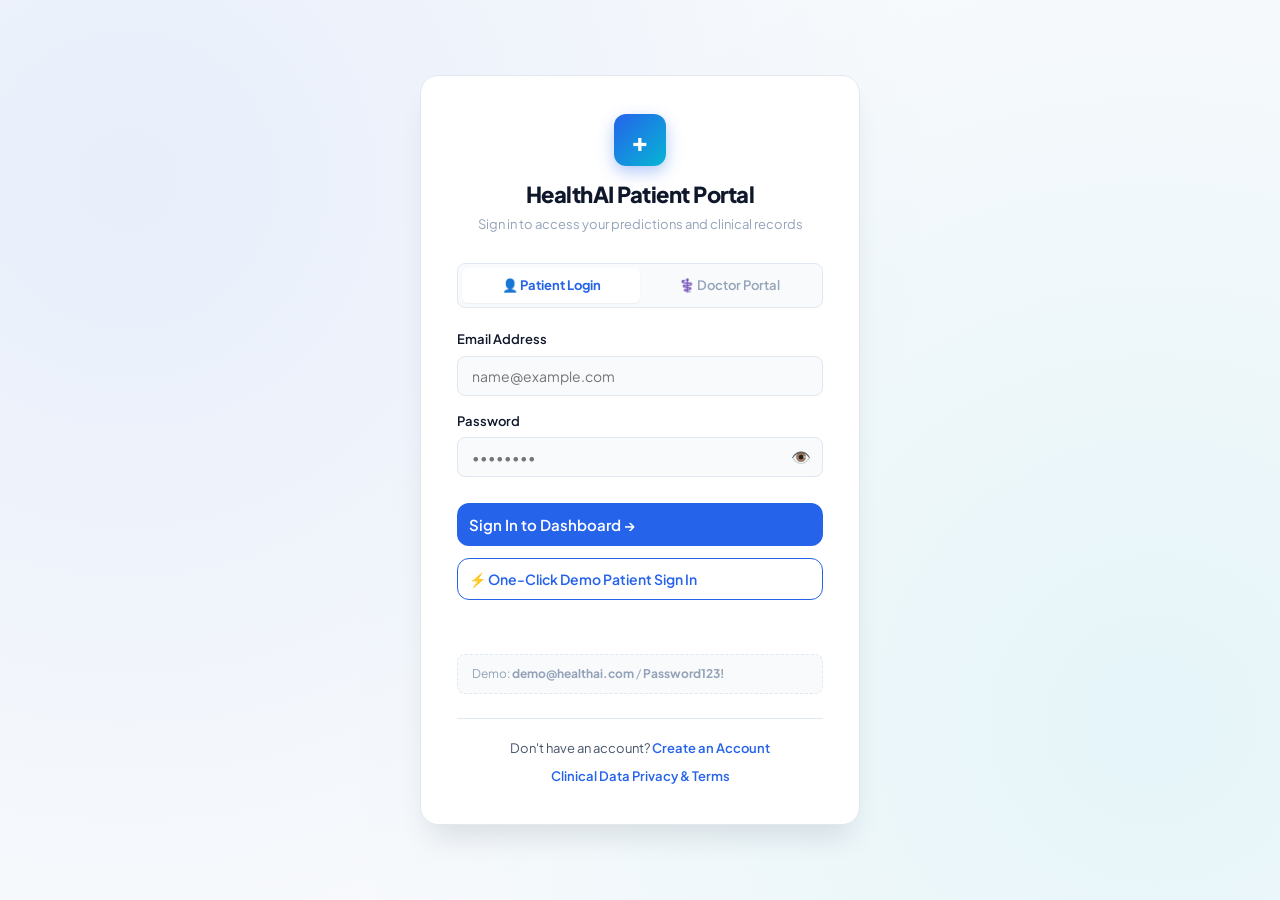
<file: frontend/index.html>
<!DOCTYPE html>
<html lang="en">
<head>
    <meta charset="UTF-8">
    <meta name="viewport" content="width=device-width, initial-scale=1.0, maximum-scale=5.0">
    <title>HealthAI - Patient Healthcare & AI Diagnostic Dashboard</title>
    <meta name="description" content="AI-Powered Disease Prediction, Clinical Symptom Checker, Doctor Appointments, and Health Records Management.">
    <meta name="theme-color" content="#2563eb">
    <link rel="manifest" href="manifest.json">
    <link rel="stylesheet" href="style.css">
</head>
<body>
    <div class="app-container">

        <!-- Sidebar Navigation -->
        <aside class="sidebar" id="app-sidebar" aria-label="Main Navigation">
            <div class="brand-wrapper">
                <div class="brand-icon">+</div>
                <div class="brand-info">
                    <h2>HealthAI</h2>
                    <span class="brand-badge">Clinical AI v2.0</span>
                </div>
            </div>

            <nav class="sidebar-nav">
                <a href="index.html" class="nav-link active">
                    <span class="icon">📊</span> Dashboard
                </a>
                <a href="predict.html" class="nav-link">
                    <span class="icon">🩺</span> Predict Disease
                </a>
                <a href="#reports-section" class="nav-link">
                    <span class="icon">📋</span> My Reports
                </a>
                <a href="#appointments-section" class="nav-link">
                    <span class="icon">📅</span> Appointments
                </a>
                <a href="#health-tips-section" class="nav-link">
                    <span class="icon">🌿</span> Health Tips
                </a>
                <a href="#profile-section" class="nav-link" onclick="openProfileModal()">
                    <span class="icon">👤</span> My Profile
                </a>
                <a href="doctor-login.html" class="nav-link" style="color:#0d9488;font-weight:700;">
                    <span class="icon">⚕️</span> Doctor Portal
                </a>
                <a href="privacy.html" class="nav-link">
                    <span class="icon">🛡️</span> Privacy & Terms
                </a>
            </nav>

            <div class="sidebar-footer">
                <div class="user-profile-badge">
                    <div class="user-profile-avatar user-avatar-display">P</div>
                    <div class="user-profile-meta">
                        <div class="user-profile-name user-name-display">Loading...</div>
                        <div class="user-profile-role">Verified Patient</div>
                    </div>
                </div>
                <a href="login.html" class="nav-link logout-trigger" style="color:var(--danger);">
                    <span class="icon">🚪</span> Sign Out
                </a>
            </div>
        </aside>

        <!-- Main Viewport -->
        <main class="main-wrapper" id="main-content">

            <!-- Top Header -->
            <header class="top-header">
                <button type="button" class="menu-toggle" id="mobile-menu-toggle" aria-label="Toggle Navigation">
                    ☰
                </button>

                <div class="search-box-wrapper">
                    <span class="search-icon">🔍</span>
                    <input type="search" id="global-search" placeholder="Search symptoms, diseases, doctors..." aria-label="Search symptoms and conditions">
                </div>

                <div class="header-actions">
                    <a href="doctor-login.html" class="btn btn-outline" style="border-color:#0d9488;color:#0d9488;padding:6px 12px;font-size:12px;font-weight:700;text-decoration:none;display:inline-flex;align-items:center;gap:4px;">
                        <span>⚕️</span> Doctor Portal
                    </a>
                    <button type="button" class="action-btn" id="theme-toggle-btn" title="Toggle Dark/Light Mode" aria-label="Toggle Theme">
                        🌙
                    </button>
                    <button type="button" class="action-btn" onclick="openProfileModal()" title="View Profile" aria-label="Patient Profile">
                        <div class="user-avatar-display" style="font-size:14px;font-weight:700;">P</div>
                    </button>
                </div>
            </header>

            <!-- Emergency Alert Banner -->
            <section class="emergency-banner" role="alert">
                <div class="emergency-banner-content">
                    <span class="sos-tag">EMERGENCY NOTICE</span>
                    <span>Experiencing severe chest pain, acute paralysis, or inability to breathe? Seek urgent hospital care immediately!</span>
                </div>
                <a href="tel:911" class="btn btn-outline" style="border-color:#e11d48;color:#e11d48;padding:6px 14px;font-size:12px;text-decoration:none;">
                    🚨 Call 911 / 112
                </a>
            </section>

            <!-- Hero Welcome Card -->
            <section class="hero-banner">
                <span class="hero-badge">⚡ MACHINE LEARNING HEALTHCARE ASSISTANT</span>
                <h1>Advanced Clinical Decision Support at Your Fingertips</h1>
                <p>
                    Evaluate your symptoms through multi-class diagnostic machine learning, review medical precautions,
                    and seamlessly connect with verified healthcare specialists.
                </p>
                <div class="hero-cta-group">
                    <a href="predict.html" class="btn btn-primary" id="hero-predict-cta">
                        Start Symptom Checker →
                    </a>
                    <button type="button" class="btn btn-glass" onclick="openAppointmentModalWithSpecialty('')">
                        Book Doctor Appointment
                    </button>
                </div>
            </section>

            <!-- Real-time Stats Grid -->
            <section class="stats-grid" aria-label="Health Overview Statistics">
                <div class="stat-card">
                    <div class="stat-icon blue">🩺</div>
                    <div class="stat-details">
                        <h4>Total Predictions</h4>
                        <div class="stat-number" id="stat-total-predictions">0</div>
                    </div>
                </div>

                <div class="stat-card">
                    <div class="stat-icon teal">🛡️</div>
                    <div class="stat-details">
                        <h4>Health Status</h4>
                        <div class="stat-number" style="font-size:18px;color:var(--success);">Active Monitored</div>
                    </div>
                </div>

                <div class="stat-card">
                    <div class="stat-icon purple">📅</div>
                    <div class="stat-details">
                        <h4>Booked Appointments</h4>
                        <div class="stat-number" id="stat-total-appointments">0</div>
                    </div>
                </div>

                <div class="stat-card">
                    <div class="stat-icon amber">⚕️</div>
                    <div class="stat-details">
                        <h4>Specialist Network</h4>
                        <div class="stat-number">41 Diseases</div>
                    </div>
                </div>
            </section>

            <!-- Feature Quick Actions -->
            <section class="features-grid">
                <div class="feature-box">
                    <div>
                        <div class="feature-icon-badge">🔬</div>
                        <h3>AI Symptom Checker</h3>
                        <p>Analyze 132 distinct symptoms using calibrated random forest and decision tree classifiers.</p>
                    </div>
                    <a href="predict.html" class="btn btn-accent">Open Checker →</a>
                </div>

                <div class="feature-box">
                    <div>
                        <div class="feature-icon-badge">📑</div>
                        <h3>Printable Medical Reports</h3>
                        <p>Generate structured clinical reports with differential diagnoses and precautions for your doctor.</p>
                    </div>
                    <a href="#reports-section" class="btn btn-outline">View Reports</a>
                </div>

                <div class="feature-box">
                    <div>
                        <div class="feature-icon-badge">👨‍⚕️</div>
                        <h3>Consult Verified Doctors</h3>
                        <p>Schedule in-person or telemedicine consultations with cardiologists, dermatologists, and specialists.</p>
                    </div>
                    <button type="button" class="btn btn-outline" onclick="openAppointmentModalWithSpecialty('')">Schedule Visit</button>
                </div>
            </section>

            <!-- My Reports / Prediction History -->
            <section class="card-panel" id="reports-section">
                <div class="panel-header">
                    <div class="panel-title-group">
                        <h2>Recent Health Assessments & Predictions</h2>
                        <p>Review past AI symptom checks and access downloadable diagnostic summaries.</p>
                    </div>
                    <a href="predict.html" class="btn btn-outline" style="font-size:12px;">+ New Check</a>
                </div>

                <div id="dashboard-history-list" class="history-list">
                    <div style="padding:20px;text-align:center;color:var(--text-muted);">Loading prediction records...</div>
                </div>
            </section>

            <!-- Appointments Section -->
            <section class="card-panel" id="appointments-section">
                <div class="panel-header">
                    <div class="panel-title-group">
                        <h2>Upcoming Doctor Appointments</h2>
                        <p>Manage your consultations with verified healthcare practitioners.</p>
                    </div>
                    <button type="button" class="btn btn-accent" style="font-size:13px;" onclick="openAppointmentModalWithSpecialty('')">
                        + Book Appointment
                    </button>
                </div>

                <div id="dashboard-appointments-list" class="history-list">
                    <div style="padding:16px;color:var(--text-muted);font-size:13px;">No scheduled appointments.</div>
                </div>
            </section>

            <!-- Curated Health Tips Section -->
            <section class="card-panel" id="health-tips-section">
                <div class="panel-header">
                    <div class="panel-title-group">
                        <h2>Preventive Wellness & Health Advice</h2>
                        <p>Daily evidence-based lifestyle tips curated by licensed medical professionals.</p>
                    </div>
                </div>

                <div class="features-grid" id="health-tips-container">
                    <!-- Populated by JavaScript -->
                </div>
            </section>


            <!-- Footer -->
            <footer class="app-footer">
                <div>
                    © 2026 HealthAI Systems Inc. All rights reserved. Version 2.0.0 (Production Release).
                </div>
                <div class="footer-links">
                    <a href="privacy.html">Privacy Policy</a>
                    <a href="terms.html">Terms of Service</a>
                    <a href="predict.html">Symptom Checker</a>
                </div>
            </footer>

        </main>
    </div>

    <!-- Modal: View Medical Report -->
    <div class="modal-overlay" id="report-modal">
        <div class="modal-content">
            <div class="modal-header">
                <h3>Official AI Health Diagnostic Summary</h3>
                <button type="button" class="modal-close-btn" onclick="document.getElementById('report-modal').style.display='none'">&times;</button>
            </div>
            <div id="report-modal-body">
                <!-- Report populated dynamically -->
            </div>
        </div>
    </div>

    <!-- Modal: Book Doctor Appointment -->
    <div class="modal-overlay" id="book-appointment-modal">
        <div class="modal-content">
            <div class="modal-header">
                <h3>Schedule Doctor Consultation</h3>
                <button type="button" class="modal-close-btn" onclick="document.getElementById('book-appointment-modal').style.display='none'">&times;</button>
            </div>
            <form id="book-appointment-form">
                <div class="form-group">
                    <label for="appointment-doctor-select">Select Medical Specialist</label>
                    <select id="appointment-doctor-select" required>
                        <option value="">Loading verified doctors...</option>
                    </select>
                </div>
                <div class="form-group">
                    <label for="apt-date">Preferred Date</label>
                    <input type="date" id="apt-date" required>
                </div>
                <div class="form-group">
                    <label for="apt-time">Preferred Time Slot</label>
                    <select id="apt-time" required>
                        <option value="09:00 AM - 10:00 AM">09:00 AM - 10:00 AM</option>
                        <option value="10:30 AM - 11:30 AM">10:30 AM - 11:30 AM</option>
                        <option value="02:00 PM - 03:00 PM">02:00 PM - 03:00 PM</option>
                        <option value="04:00 PM - 05:00 PM">04:00 PM - 05:00 PM</option>
                    </select>
                </div>
                <div class="form-group">
                    <label for="apt-reason">Symptoms or Consultation Reason</label>
                    <textarea id="apt-reason" rows="3" placeholder="Briefly describe what symptoms you are experiencing..."></textarea>
                </div>
                <div style="display:flex;justify-content:flex-end;gap:10px;margin-top:20px;">
                    <button type="button" class="btn btn-outline" onclick="document.getElementById('book-appointment-modal').style.display='none'">Cancel</button>
                    <button type="submit" class="btn btn-accent">Confirm Appointment</button>
                </div>
            </form>
        </div>
    </div>

    <!-- Modal: Patient Profile -->
    <div class="modal-overlay" id="profile-modal">
        <div class="modal-content">
            <div class="modal-header">
                <h3>Patient Health Card & Profile</h3>
                <button type="button" class="modal-close-btn" onclick="document.getElementById('profile-modal').style.display='none'">&times;</button>
            </div>
            <form id="profile-form">
                <div style="display:flex;align-items:center;gap:14px;margin-bottom:20px;">
                    <div class="user-avatar-display" style="width:50px;height:50px;font-size:20px;background:var(--primary);color:white;border-radius:50%;display:flex;align-items:center;justify-content:center;">P</div>
                    <div>
                        <h4 class="user-name-display" style="font-size:16px;">Patient</h4>
                        <p id="profile-display-email" style="font-size:13px;color:var(--text-muted);"></p>
                    </div>
                </div>
                <div style="display:grid;grid-template-columns:1fr 1fr;gap:12px;">
                    <div class="form-group">
                        <label for="profile-age">Age (Years)</label>
                        <input type="number" id="profile-age" min="1" max="120" placeholder="e.g. 32">
                    </div>
                    <div class="form-group">
                        <label for="profile-gender">Gender</label>
                        <select id="profile-gender">
                            <option value="">Select Gender</option>
                            <option value="Male">Male</option>
                            <option value="Female">Female</option>
                            <option value="Non-Binary">Non-Binary</option>
                            <option value="Other">Other</option>
                        </select>
                    </div>
                </div>
                <div style="display:grid;grid-template-columns:1fr 1fr;gap:12px;">
                    <div class="form-group">
                        <label for="profile-blood">Blood Group</label>
                        <select id="profile-blood">
                            <option value="">Select</option>
                            <option value="A+">A+</option>
                            <option value="A-">A-</option>
                            <option value="B+">B+</option>
                            <option value="B-">B-</option>
                            <option value="O+">O+</option>
                            <option value="O-">O-</option>
                            <option value="AB+">AB+</option>
                            <option value="AB-">AB-</option>
                        </select>
                    </div>
                    <div class="form-group">
                        <label for="profile-phone">Contact Phone</label>
                        <input type="tel" id="profile-phone" placeholder="+1 (555) 012-3456">
                    </div>
                </div>
                <div class="form-group">
                    <label for="profile-emergency">Emergency Contact (Name & Phone)</label>
                    <input type="text" id="profile-emergency" placeholder="e.g. Jane Doe - +1 (555) 987-6543">
                </div>
                <div class="form-group">
                    <label for="profile-allergies">Known Allergies / Medications</label>
                    <input type="text" id="profile-allergies" placeholder="e.g. Penicillin, Peanuts, Aspirin">
                </div>
                <div style="display:flex;justify-content:flex-end;gap:10px;margin-top:20px;">
                    <button type="button" class="btn btn-outline" onclick="document.getElementById('profile-modal').style.display='none'">Close</button>
                    <button type="button" class="btn btn-accent" onclick="saveProfileHandler()">Save Health Profile</button>
                </div>
            </form>
        </div>
    </div>

    <script src="script.js?v=200"></script>
    <script>
        // Set today's date as min for appointment picker
        const dateInput = document.getElementById("apt-date");
        if (dateInput) {
            dateInput.min = new Date().toISOString().split("T")[0];
        }

        async function openProfileModal() {
            const modal = document.getElementById("profile-modal");
            if (!modal) return;
            modal.style.display = "flex";
            try {
                const res = await fetch(`${API_URL}/profile`, { headers: authHeaders() });
                if (res.ok) {
                    const p = await res.json();
                    if (p.age) document.getElementById("profile-age").value = p.age;
                    if (p.gender) document.getElementById("profile-gender").value = p.gender;
                    if (p.blood_group) document.getElementById("profile-blood").value = p.blood_group;
                    if (p.phone) document.getElementById("profile-phone").value = p.phone;
                    if (p.emergency_contact) document.getElementById("profile-emergency").value = p.emergency_contact;
                    if (p.allergies) document.getElementById("profile-allergies").value = p.allergies;
                }
            } catch (err) {
                console.warn(err);
            }
        }

        async function saveProfileHandler() {
            const payload = {
                age: document.getElementById("profile-age").value ? parseInt(document.getElementById("profile-age").value) : null,
                gender: document.getElementById("profile-gender").value || null,
                blood_group: document.getElementById("profile-blood").value || null,
                phone: document.getElementById("profile-phone").value || null,
                emergency_contact: document.getElementById("profile-emergency").value || null,
                allergies: document.getElementById("profile-allergies").value || null
            };
            try {
                const res = await fetch(`${API_URL}/profile`, {
                    method: "PUT",
                    headers: authHeaders({ "Content-Type": "application/json" }),
                    body: JSON.stringify(payload)
                });
                if (res.ok) {
                    triggerHaptic(50);
                    showNativeToast("Profile updated successfully!");
                    document.getElementById("profile-modal").style.display = "none";
                }
            } catch (err) {
                alert(err.message);
            }
        }
    </script>
</body>
</html>
</file>
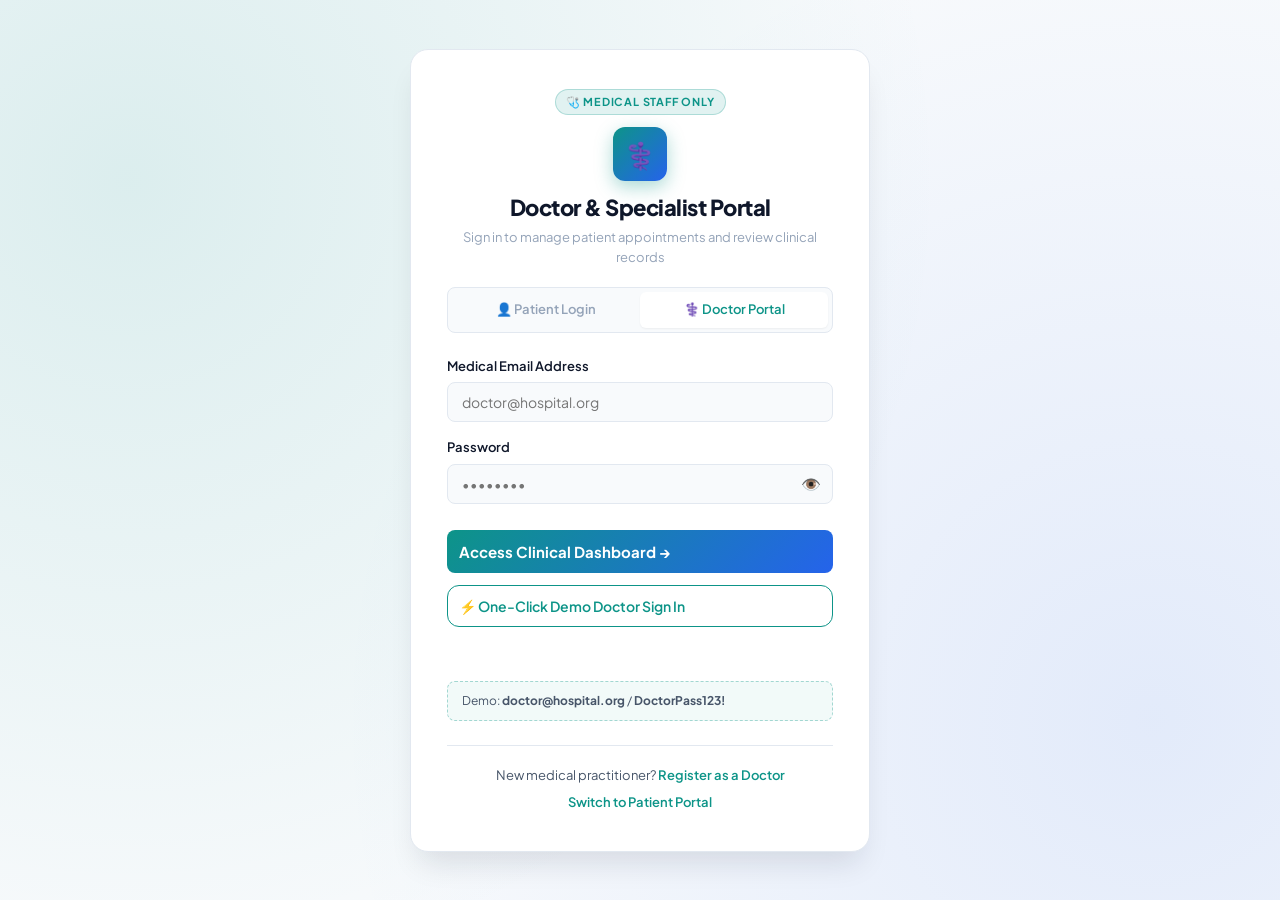
<file: frontend/doctor-dashboard.html>
<!DOCTYPE html>
<html lang="en">
<head>
    <meta charset="UTF-8">
    <meta name="viewport" content="width=device-width, initial-scale=1.0">
    <title>HealthAI - Doctor & Specialist Clinical Dashboard</title>
    <meta name="description" content="Clinical practitioner command center for managing patient consultations and diagnostic reviews.">
    <link rel="stylesheet" href="style.css">
    <style>
        :root {
            --doc-teal: #0d9488;
            --doc-teal-light: rgba(13, 148, 136, 0.10);
            --doc-teal-border: rgba(13, 148, 136, 0.25);
        }

        .doctor-navbar {
            background: var(--bg-surface);
            border-bottom: 1px solid var(--border);
            padding: 14px 24px;
            display: flex;
            align-items: center;
            justify-content: space-between;
            position: sticky;
            top: 0;
            z-index: 100;
            backdrop-filter: blur(12px);
        }

        .doctor-brand {
            display: flex;
            align-items: center;
            gap: 12px;
            text-decoration: none;
        }

        .doctor-avatar-badge {
            width: 44px;
            height: 44px;
            border-radius: var(--radius-md);
            background: linear-gradient(135deg, #0d9488, #2563eb);
            color: white;
            display: flex;
            align-items: center;
            justify-content: center;
            font-size: 22px;
            box-shadow: 0 4px 12px rgba(13, 148, 136, 0.3);
        }

        .availability-switch-card {
            display: flex;
            align-items: center;
            gap: 10px;
            padding: 6px 14px;
            background: var(--doc-teal-light);
            border: 1px solid var(--doc-teal-border);
            border-radius: 9999px;
            font-size: 13px;
            font-weight: 600;
            color: var(--doc-teal);
        }

        .availability-dot {
            width: 10px;
            height: 10px;
            border-radius: 50%;
            background: #10b981;
            box-shadow: 0 0 8px #10b981;
            animation: pulseDot 2s infinite;
        }

        @keyframes pulseDot {
            0%, 100% { opacity: 1; transform: scale(1); }
            50% { opacity: 0.6; transform: scale(1.2); }
        }

        .stats-grid-4 {
            display: grid;
            grid-template-columns: repeat(4, 1fr);
            gap: 16px;
            margin-bottom: 24px;
        }

        @media (max-width: 900px) {
            .stats-grid-4 {
                grid-template-columns: repeat(2, 1fr);
            }
        }
        @media (max-width: 540px) {
            .stats-grid-4 {
                grid-template-columns: 1fr;
            }
        }

        .stat-card-doc {
            background: var(--bg-surface);
            border: 1px solid var(--border);
            border-radius: var(--radius-md);
            padding: 20px;
            box-shadow: var(--shadow-sm);
            display: flex;
            align-items: center;
            gap: 16px;
            transition: transform 0.2s ease, box-shadow 0.2s ease;
        }

        .stat-card-doc:hover {
            transform: translateY(-2px);
            box-shadow: var(--shadow-md);
        }

        .stat-icon-doc {
            width: 48px;
            height: 48px;
            border-radius: var(--radius-sm);
            background: var(--doc-teal-light);
            color: var(--doc-teal);
            display: flex;
            align-items: center;
            justify-content: center;
            font-size: 22px;
        }

        .filter-tabs-row {
            display: flex;
            gap: 8px;
            margin-bottom: 20px;
            border-bottom: 1px solid var(--border);
            padding-bottom: 12px;
            overflow-x: auto;
        }

        .filter-tab-btn {
            background: transparent;
            border: 1px solid transparent;
            padding: 8px 16px;
            border-radius: 9999px;
            font-size: 13px;
            font-weight: 600;
            color: var(--text-secondary);
            cursor: pointer;
            transition: all 0.2s ease;
        }

        .filter-tab-btn.active {
            background: var(--doc-teal);
            color: white;
            box-shadow: 0 2px 8px rgba(13, 148, 136, 0.35);
        }

        .appointment-card {
            background: var(--bg-surface);
            border: 1px solid var(--border);
            border-radius: var(--radius-md);
            padding: 20px;
            margin-bottom: 14px;
            display: flex;
            justify-content: space-between;
            align-items: center;
            flex-wrap: wrap;
            gap: 16px;
            transition: all 0.2s ease;
        }

        .appointment-card:hover {
            border-color: var(--doc-teal-border);
            box-shadow: var(--shadow-md);
        }

        .patient-info-col h3 {
            font-size: 16px;
            font-weight: 700;
            color: var(--text-primary);
            margin-bottom: 4px;
        }

        .patient-meta-pill {
            display: inline-flex;
            gap: 8px;
            font-size: 12px;
            color: var(--text-muted);
            margin-top: 4px;
        }

        .badge-status {
            padding: 4px 10px;
            border-radius: 9999px;
            font-size: 12px;
            font-weight: 700;
            text-transform: uppercase;
            letter-spacing: 0.5px;
        }

        .badge-confirmed {
            background: rgba(16, 185, 129, 0.12);
            color: #10b981;
            border: 1px solid rgba(16, 185, 129, 0.25);
        }

        .badge-completed {
            background: rgba(37, 99, 235, 0.12);
            color: #2563eb;
            border: 1px solid rgba(37, 99, 235, 0.25);
        }

        .badge-cancelled {
            background: rgba(239, 68, 68, 0.12);
            color: #ef4444;
            border: 1px solid rgba(239, 68, 68, 0.25);
        }

        .action-btn-group {
            display: flex;
            gap: 8px;
            align-items: center;
        }

        /* Modal Styles */
        .modal-overlay {
            position: fixed;
            top: 0;
            left: 0;
            right: 0;
            bottom: 0;
            background: rgba(0, 0, 0, 0.65);
            display: flex;
            align-items: center;
            justify-content: center;
            z-index: 1000;
            padding: 20px;
            opacity: 0;
            pointer-events: none;
            transition: opacity 0.2s ease;
        }

        .modal-overlay.active {
            opacity: 1;
            pointer-events: auto;
        }

        .modal-box {
            background: var(--bg-surface);
            border-radius: var(--radius-lg);
            width: 100%;
            max-width: 640px;
            max-height: 85vh;
            overflow-y: auto;
            border: 1px solid var(--border);
            padding: 28px;
            box-shadow: var(--shadow-xl);
            animation: slideUp 0.3s cubic-bezier(0.16, 1, 0.3, 1);
        }

        .history-record-item {
            background: var(--bg-page);
            border: 1px solid var(--border);
            border-radius: var(--radius-sm);
            padding: 14px;
            margin-bottom: 12px;
        }
    </style>
</head>
<body>

    <!-- Doctor Header Navigation -->
    <header class="doctor-navbar">
        <a href="doctor-dashboard.html" class="doctor-brand">
            <div class="doctor-avatar-badge">⚕️</div>
            <div>
                <div style="font-size:16px;font-weight:800;color:var(--text-primary);letter-spacing:-0.3px;">HealthAI Clinical Portal</div>
                <div style="font-size:11px;color:var(--doc-teal);font-weight:700;text-transform:uppercase;">Verified Practitioner Center</div>
            </div>
        </a>

        <div style="display:flex;align-items:center;gap:14px;">
            <div class="availability-switch-card" id="avail-badge">
                <span class="availability-dot" id="avail-dot"></span>
                <span id="avail-text">Accepting Patients</span>
            </div>

            <button class="btn btn-outline" style="padding:6px 12px;font-size:12px;" onclick="openProfileModal()">
                ⚙️ Practice Settings
            </button>

            <button class="btn btn-outline" style="padding:6px 12px;font-size:12px;color:var(--danger);border-color:var(--danger);" onclick="doctorLogout()">
                Logout 🚪
            </button>
        </div>
    </header>

    <!-- Main Doctor Portal Content -->
    <main class="container" style="padding-top: 30px; padding-bottom: 60px;">

        <!-- Doctor Banner Profile Card -->
        <div class="card" style="margin-bottom: 24px; background: linear-gradient(135deg, rgba(13,148,136,0.06), rgba(37,99,235,0.06)); border-color: var(--doc-teal-border);">
            <div style="display:flex;justify-content:space-between;align-items:center;flex-wrap:wrap;gap:16px;">
                <div style="display:flex;align-items:center;gap:16px;">
                    <div style="width:60px;height:60px;border-radius:var(--radius-md);background:var(--doc-teal);color:white;display:flex;align-items:center;justify-content:center;font-size:30px;">
                        🩺
                    </div>
                    <div>
                        <div style="display:flex;align-items:center;gap:8px;">
                            <h1 id="doc-greeting" style="font-size:22px;font-weight:800;color:var(--text-primary);">Dr. Loading...</h1>
                            <span style="background:#10b981;color:white;font-size:10px;font-weight:800;padding:2px 8px;border-radius:9999px;">VERIFIED MD</span>
                        </div>
                        <p id="doc-subinfo" style="font-size:13px;color:var(--text-muted);margin-top:2px;">
                            Cardiologist • Heart & Vascular Institute • 14 Years Exp
                        </p>
                    </div>
                </div>

                <div style="display:flex;gap:10px;">
                    <button class="btn btn-accent" style="background:var(--doc-teal);padding:9px 16px;font-size:13px;" onclick="loadDoctorDashboard()">
                        🔄 Refresh Queue
                    </button>
                    <a href="index.html" class="btn btn-outline" style="padding:9px 16px;font-size:13px;">
                        👤 Patient View
                    </a>
                </div>
            </div>
        </div>

        <!-- 4 KPI Metrics Cards -->
        <div class="stats-grid-4">
            <div class="stat-card-doc">
                <div class="stat-icon-doc">📅</div>
                <div>
                    <div style="font-size:12px;color:var(--text-muted);font-weight:600;">Total Bookings</div>
                    <div id="stat-total" style="font-size:24px;font-weight:800;color:var(--text-primary);">0</div>
                </div>
            </div>

            <div class="stat-card-doc">
                <div class="stat-icon-doc" style="background:rgba(16,185,129,0.12);color:#10b981;">⏳</div>
                <div>
                    <div style="font-size:12px;color:var(--text-muted);font-weight:600;">Upcoming Patients</div>
                    <div id="stat-upcoming" style="font-size:24px;font-weight:800;color:#10b981;">0</div>
                </div>
            </div>

            <div class="stat-card-doc">
                <div class="stat-icon-doc" style="background:rgba(37,99,235,0.12);color:#2563eb;">✅</div>
                <div>
                    <div style="font-size:12px;color:var(--text-muted);font-weight:600;">Completed Consults</div>
                    <div id="stat-completed" style="font-size:24px;font-weight:800;color:#2563eb;">0</div>
                </div>
            </div>

            <div class="stat-card-doc">
                <div class="stat-icon-doc" style="background:rgba(245,158,11,0.12);color:#f59e0b;">👥</div>
                <div>
                    <div style="font-size:12px;color:var(--text-muted);font-weight:600;">Unique Patients</div>
                    <div id="stat-patients" style="font-size:24px;font-weight:800;color:#f59e0b;">0</div>
                </div>
            </div>
        </div>

        <!-- Consultation Management Section -->
        <div class="card">
            <div style="display:flex;justify-content:space-between;align-items:center;flex-wrap:wrap;gap:12px;margin-bottom:18px;">
                <h2 style="font-size:18px;font-weight:800;color:var(--text-primary);display:flex;align-items:center;gap:8px;">
                    📋 Patient Consultations Queue
                </h2>
                <div style="display:flex;gap:8px;">
                    <input type="text" id="appointment-search" placeholder="🔍 Search patient by name..." oninput="filterAppointments()" style="padding:6px 12px;border:1px solid var(--border);border-radius:var(--radius-sm);font-size:13px;background:var(--bg-page);color:var(--text-primary);">
                </div>
            </div>

            <!-- Tab Filters -->
            <div class="filter-tabs-row">
                <button class="filter-tab-btn active" onclick="setFilter('All', this)">All Consultations</button>
                <button class="filter-tab-btn" onclick="setFilter('Confirmed', this)">Upcoming (Confirmed)</button>
                <button class="filter-tab-btn" onclick="setFilter('Completed', this)">Completed</button>
                <button class="filter-tab-btn" onclick="setFilter('Cancelled', this)">Cancelled</button>
            </div>

            <!-- Appointments List Container -->
            <div id="appointments-container">
                <p style="text-align:center;color:var(--text-muted);padding:30px;">Loading patient consultation queue...</p>
            </div>
        </div>

    </main>

    <!-- Patient Medical History & AI Diagnosis Modal -->
    <div class="modal-overlay" id="patient-modal" onclick="closePatientModal(event)">
        <div class="modal-box" onclick="event.stopPropagation()">
            <div style="display:flex;justify-content:space-between;align-items:center;border-bottom:1px solid var(--border);padding-bottom:14px;margin-bottom:16px;">
                <div>
                    <h2 id="modal-patient-name" style="font-size:18px;font-weight:800;color:var(--text-primary);">Patient Medical Profile</h2>
                    <p id="modal-patient-sub" style="font-size:12px;color:var(--text-muted);">HealthAI Clinical Decision Summary</p>
                </div>
                <button onclick="closePatientModal()" style="background:transparent;border:none;font-size:20px;cursor:pointer;color:var(--text-muted);">✖</button>
            </div>

            <!-- Demographics Card -->
            <div style="background:var(--bg-page);border:1px solid var(--border);border-radius:var(--radius-sm);padding:14px;margin-bottom:18px;">
                <h4 style="font-size:13px;font-weight:700;color:var(--text-primary);margin-bottom:8px;">Demographics & Health Record</h4>
                <div style="display:grid;grid-template-columns:repeat(3, 1fr);gap:10px;font-size:12px;">
                    <div><strong>Age:</strong> <span id="pm-age">N/A</span></div>
                    <div><strong>Gender:</strong> <span id="pm-gender">N/A</span></div>
                    <div><strong>Blood Group:</strong> <span id="pm-blood">N/A</span></div>
                    <div><strong>Phone:</strong> <span id="pm-phone">N/A</span></div>
                    <div><strong>Emergency:</strong> <span id="pm-emerg">N/A</span></div>
                    <div><strong>Allergies:</strong> <span id="pm-allergies">None known</span></div>
                </div>
            </div>

            <!-- Past AI Diagnostics Assessments -->
            <h4 style="font-size:14px;font-weight:700;color:var(--text-primary);margin-bottom:10px;">
                AI Symptom Evaluations & Predictions
            </h4>
            <div id="patient-predictions-list">
                <p style="font-size:13px;color:var(--text-muted);">Loading diagnosis history...</p>
            </div>

            <div style="text-align:right;margin-top:20px;">
                <button class="btn btn-outline" onclick="closePatientModal()">Close Record</button>
            </div>
        </div>
    </div>

    <!-- Practice Settings Modal -->
    <div class="modal-overlay" id="settings-modal" onclick="closeProfileModal(event)">
        <div class="modal-box" onclick="event.stopPropagation()">
            <div style="display:flex;justify-content:space-between;align-items:center;border-bottom:1px solid var(--border);padding-bottom:14px;margin-bottom:16px;">
                <h2 style="font-size:18px;font-weight:800;color:var(--text-primary);">Doctor Practice Settings</h2>
                <button onclick="closeProfileModal()" style="background:transparent;border:none;font-size:20px;cursor:pointer;color:var(--text-muted);">✖</button>
            </div>

            <form id="doc-settings-form">
                <div class="form-group">
                    <label for="set-phone">Practice Phone</label>
                    <input id="set-phone" type="tel" required>
                </div>

                <div class="form-group">
                    <label for="set-address">Clinic Address</label>
                    <input id="set-address" type="text" required>
                </div>

                <div class="form-group">
                    <label>Patient Booking Status</label>
                    <select id="set-avail" style="width:100%;padding:10px;border:1px solid var(--border);border-radius:var(--radius-sm);background:var(--bg-surface);color:var(--text-primary);">
                        <option value="true">🟢 Online - Accepting New Appointments</option>
                        <option value="false">🔴 Offline - Currently In Consultations / Busy</option>
                    </select>
                </div>

                <button type="submit" class="btn btn-accent" style="width:100%;margin-top:10px;background:var(--doc-teal);">
                    Save Practice Settings
                </button>
            </form>
        </div>
    </div>

    <script src="script.js?v=200"></script>
    <script>
        let currentFilter = "All";
        let appointmentsData = [];
        let doctorProfile = null;

        // Verify doctor session on page load
        document.addEventListener("DOMContentLoaded", async () => {
            const token = localStorage.getItem("access_token");
            const role = localStorage.getItem("user_role");

            if (!token || role !== "doctor") {
                alert("Doctor authorization required. Redirecting to Doctor Portal...");
                window.location.href = "doctor-login.html";
                return;
            }

            await loadDoctorDashboard();
        });

        // Load Doctor Profile & Appointments
        async function loadDoctorDashboard() {
            const token = localStorage.getItem("access_token");
            try {
                // 1. Fetch Profile & Stats
                const meRes = await fetch(`${API_URL}/api/doctor/me`, {
                    headers: { "Authorization": `Bearer ${token}` }
                });

                if (meRes.status === 401 || meRes.status === 403) {
                    doctorLogout();
                    return;
                }

                const meData = await meRes.json();
                doctorProfile = meData.doctor;

                document.getElementById("doc-greeting").textContent = doctorProfile.name;
                document.getElementById("doc-subinfo").textContent =
                    `${doctorProfile.specialty} • ${doctorProfile.clinic_address} • ${doctorProfile.experience_years} Years Experience`;

                // Update Stats
                document.getElementById("stat-total").textContent = meData.stats.total_appointments;
                document.getElementById("stat-upcoming").textContent = meData.stats.upcoming_appointments;
                document.getElementById("stat-completed").textContent = meData.stats.completed_consultations;
                document.getElementById("stat-patients").textContent = meData.stats.total_patients;

                // Update Availability badge
                updateAvailUI(doctorProfile.is_available);

                // 2. Fetch Appointments
                const aptsRes = await fetch(`${API_URL}/api/doctor/appointments`, {
                    headers: { "Authorization": `Bearer ${token}` }
                });
                const aptsData = await aptsRes.json();
                appointmentsData = aptsData.appointments || [];

                renderAppointments();

            } catch (err) {
                console.error("Dashboard error:", err);
            }
        }

        function updateAvailUI(isAvail) {
            const dot = document.getElementById("avail-dot");
            const text = document.getElementById("avail-text");
            if (isAvail) {
                dot.style.background = "#10b981";
                dot.style.boxShadow = "0 0 8px #10b981";
                text.textContent = "Accepting Patients";
            } else {
                dot.style.background = "#ef4444";
                dot.style.boxShadow = "0 0 8px #ef4444";
                text.textContent = "Busy / Unavailable";
            }
        }

        // Render appointments
        function renderAppointments() {
            const container = document.getElementById("appointments-container");
            const query = (document.getElementById("appointment-search").value || "").toLowerCase().trim();

            let filtered = appointmentsData.filter(a => {
                const matchFilter = (currentFilter === "All") || (a.status.toLowerCase() === currentFilter.toLowerCase());
                const matchSearch = !query ||
                    (a.patient && a.patient.name && a.patient.name.toLowerCase().includes(query)) ||
                    (a.reason && a.reason.toLowerCase().includes(query)) ||
                    (a.appointment_date && a.appointment_date.includes(query));
                return matchFilter && matchSearch;
            });

            if (filtered.length === 0) {
                container.innerHTML = `
                    <div style="text-align:center;padding:40px;color:var(--text-muted);">
                        <div style="font-size:36px;margin-bottom:8px;">🩺</div>
                        <p style="font-weight:600;">No consultations found in this category.</p>
                    </div>
                `;
                return;
            }

            container.innerHTML = filtered.map(a => {
                const p = a.patient || {};
                const badgeClass =
                    a.status === "Confirmed" ? "badge-confirmed" :
                    a.status === "Completed" ? "badge-completed" : "badge-cancelled";

                return `
                    <div class="appointment-card">
                        <div class="patient-info-col">
                            <div style="display:flex;align-items:center;gap:10px;">
                                <h3>${escapeHtml(p.name || 'Patient')}</h3>
                                <span class="badge-status ${badgeClass}">${a.status}</span>
                            </div>
                            <div class="patient-meta-pill">
                                <span>📅 ${a.appointment_date} at <strong>${a.time_slot}</strong></span>
                                <span>• 🩸 ${p.blood_group || 'N/A'}</span>
                                <span>• 👤 ${p.age ? p.age + ' yrs' : 'Age N/A'}, ${p.gender || ''}</span>
                            </div>
                            <p style="font-size:13px;color:var(--text-secondary);margin-top:6px;">
                                <strong>Chief Complaint:</strong> ${escapeHtml(a.reason || 'AI Symptom Follow-up')}
                            </p>
                            ${a.notes ? `<p style="font-size:12px;color:var(--doc-teal);margin-top:4px;"><strong>Clinical Note:</strong> ${escapeHtml(a.notes)}</p>` : ''}
                        </div>

                        <div class="action-btn-group">
                            <button class="btn btn-outline" style="padding:7px 12px;font-size:12px;" onclick="viewPatientHistory(${a.patient_id}, '${escapeHtml(p.name || 'Patient')}')">
                                📋 Diagnostic History
                            </button>

                            ${a.status === 'Confirmed' ? `
                                <button class="btn btn-accent" style="background:#10b981;padding:7px 12px;font-size:12px;" onclick="updateStatus(${a.id}, 'Completed')">
                                    ✅ Complete
                                </button>
                                <button class="btn btn-outline" style="color:var(--danger);border-color:var(--danger);padding:7px 12px;font-size:12px;" onclick="updateStatus(${a.id}, 'Cancelled')">
                                    ❌ Cancel
                                </button>
                            ` : ''}
                        </div>
                    </div>
                `;
            }).join("");
        }

        function setFilter(filter, el) {
            currentFilter = filter;
            document.querySelectorAll(".filter-tab-btn").forEach(btn => btn.classList.remove("active"));
            if (el) el.classList.add("active");
            renderAppointments();
        }

        function filterAppointments() {
            renderAppointments();
        }

        // Update Appointment Status
        async function updateStatus(appointmentId, newStatus) {
            let notes = null;
            if (newStatus === "Completed") {
                notes = prompt("Enter clinical prescription or follow-up consultation notes (optional):", "Patient consulted. Prescribed standard therapeutic regimen.");
                if (notes === null) return;
            } else if (newStatus === "Cancelled") {
                if (!confirm("Are you sure you want to cancel this patient appointment?")) return;
            }

            const token = localStorage.getItem("access_token");
            try {
                const res = await fetch(`${API_URL}/api/doctor/appointments/${appointmentId}/status`, {
                    method: "PATCH",
                    headers: {
                        "Content-Type": "application/json",
                        "Authorization": `Bearer ${token}`
                    },
                    body: JSON.stringify({ status: newStatus, notes })
                });

                if (!res.ok) throw new Error("Failed to update status");

                await loadDoctorDashboard();
            } catch (err) {
                alert("Error updating appointment: " + err.message);
            }
        }

        // View Patient Medical History Modal
        async function viewPatientHistory(patientId, patientName) {
            const token = localStorage.getItem("access_token");
            const modal = document.getElementById("patient-modal");
            document.getElementById("modal-patient-name").textContent = patientName;
            const list = document.getElementById("patient-predictions-list");
            list.innerHTML = "<p>Loading diagnostic evaluations...</p>";

            modal.classList.add("active");

            try {
                const res = await fetch(`${API_URL}/api/doctor/patients/${patientId}/records`, {
                    headers: { "Authorization": `Bearer ${token}` }
                });
                const data = await res.json();

                const p = data.patient || {};
                document.getElementById("pm-age").textContent = p.age || "N/A";
                document.getElementById("pm-gender").textContent = p.gender || "N/A";
                document.getElementById("pm-blood").textContent = p.blood_group || "N/A";
                document.getElementById("pm-phone").textContent = p.phone || "N/A";
                document.getElementById("pm-emerg").textContent = p.emergency_contact || "N/A";
                document.getElementById("pm-allergies").textContent = p.allergies || "None specified";

                const history = data.prediction_history || [];
                if (history.length === 0) {
                    list.innerHTML = "<p style='color:var(--text-muted);font-size:13px;'>No past symptom evaluations on record.</p>";
                    return;
                }

                list.innerHTML = history.map(h => `
                    <div class="history-record-item">
                        <div style="display:flex;justify-content:space-between;align-items:center;">
                            <strong style="color:var(--primary);font-size:14px;">${h.prediction}</strong>
                            <span style="font-size:12px;color:var(--text-muted);">${h.created_at ? h.created_at.split('T')[0] : ''}</span>
                        </div>
                        <div style="font-size:12px;color:var(--text-muted);margin:4px 0;">
                            Confidence: <strong>${h.confidence || 85}%</strong> • Severity: <strong>${h.severity || 'Moderate'}</strong>
                        </div>
                        <div style="font-size:12px;color:var(--text-secondary);">
                            <strong>Symptoms:</strong> ${h.symptoms.replace(/_/g, ' ')}
                        </div>
                    </div>
                `).join("");

            } catch (err) {
                list.innerHTML = "<p style='color:var(--danger);'>Failed to load patient history.</p>";
            }
        }

        function closePatientModal(e) {
            if (!e || e.target.id === "patient-modal" || !e.target.closest) {
                document.getElementById("patient-modal").classList.remove("active");
            }
        }

        // Practice Settings
        function openProfileModal() {
            if (!doctorProfile) return;
            document.getElementById("set-phone").value = doctorProfile.contact_phone || "";
            document.getElementById("set-address").value = doctorProfile.clinic_address || "";
            document.getElementById("set-avail").value = doctorProfile.is_available ? "true" : "false";
            document.getElementById("settings-modal").classList.add("active");
        }

        function closeProfileModal(e) {
            if (!e || e.target.id === "settings-modal") {
                document.getElementById("settings-modal").classList.remove("active");
            }
        }

        document.getElementById("doc-settings-form").addEventListener("submit", async (e) => {
            e.preventDefault();
            const token = localStorage.getItem("access_token");
            const isAvail = document.getElementById("set-avail").value === "true";
            const contactPhone = document.getElementById("set-phone").value.trim();
            const clinicAddress = document.getElementById("set-address").value.trim();

            try {
                const res = await fetch(`${API_URL}/api/doctor/profile`, {
                    method: "PUT",
                    headers: {
                        "Content-Type": "application/json",
                        "Authorization": `Bearer ${token}`
                    },
                    body: JSON.stringify({
                        is_available: isAvail,
                        contact_phone: contactPhone,
                        clinic_address: clinicAddress
                    })
                });

                if (!res.ok) throw new Error("Failed to update settings");

                closeProfileModal();
                await loadDoctorDashboard();
                alert("Practice settings updated successfully!");
            } catch (err) {
                alert("Error: " + err.message);
            }
        });

        function doctorLogout() {
            localStorage.removeItem("access_token");
            localStorage.removeItem("user_role");
            localStorage.removeItem("doctor_profile");
            window.location.href = "doctor-login.html";
        }

        function escapeHtml(str) {
            return String(str || "").replace(/&/g, '&amp;').replace(/</g, '&lt;').replace(/>/g, '&gt;').replace(/"/g, '&quot;');
        }
    </script>
</body>
</html>
</file>
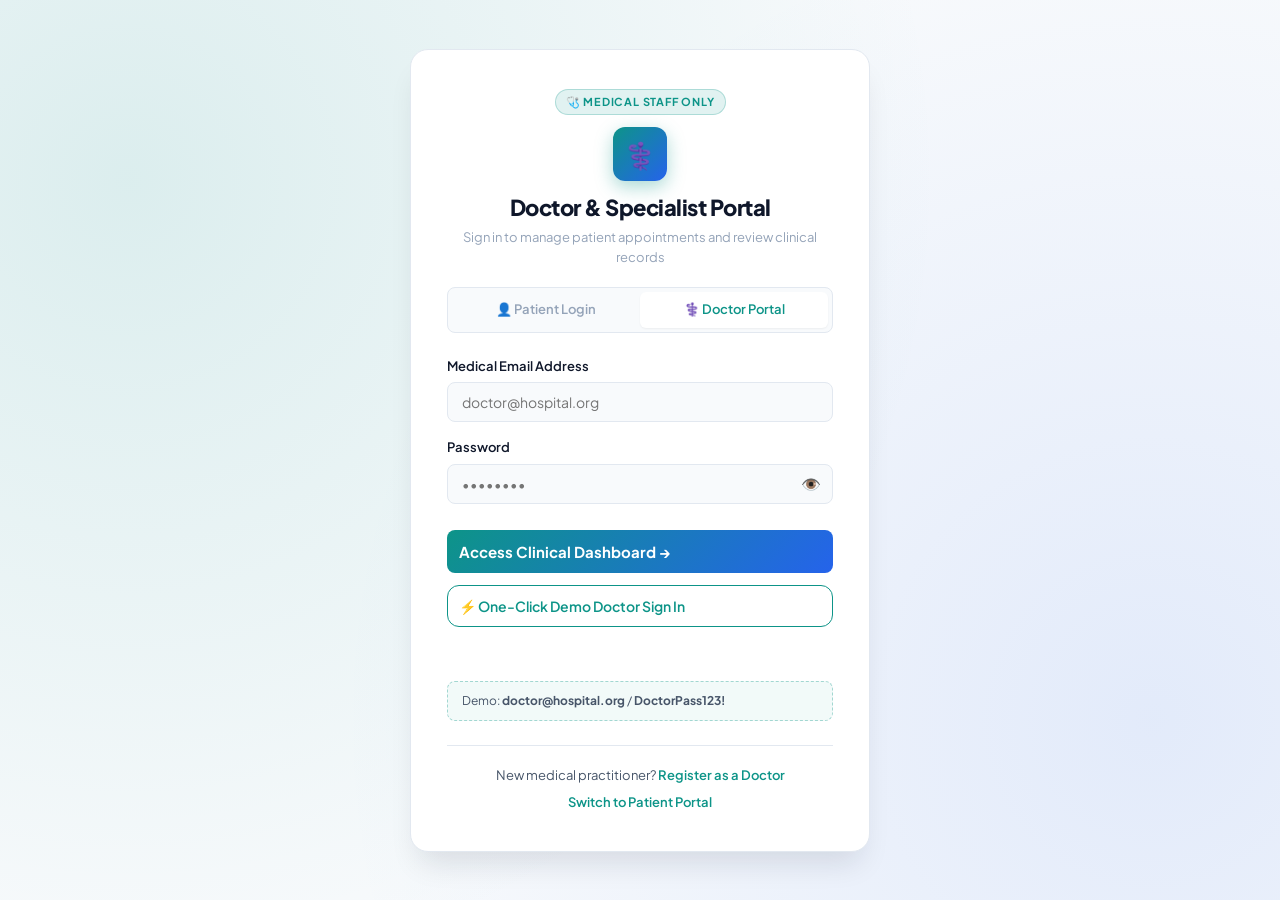
<file: frontend/doctor-login.html>
<!DOCTYPE html>
<html lang="en">
<head>
    <meta charset="UTF-8">
    <meta name="viewport" content="width=device-width, initial-scale=1.0">
    <title>HealthAI - Doctor & Specialist Portal Sign In</title>
    <meta name="description" content="Secure clinical portal sign in for verified medical doctors and healthcare specialists.">
    <link rel="stylesheet" href="style.css">
    <style>
        body {
            display: flex;
            align-items: center;
            justify-content: center;
            min-height: 100vh;
            background: radial-gradient(circle at 10% 20%, rgba(13, 148, 136, 0.12) 0%, transparent 60%),
                        radial-gradient(circle at 90% 80%, rgba(37, 99, 235, 0.10) 0%, transparent 60%),
                        var(--bg-page);
            padding: 20px;
        }

        .auth-card {
            background: var(--bg-surface);
            border: 1px solid var(--border);
            border-radius: var(--radius-lg);
            padding: 38px 36px;
            width: 100%;
            max-width: 460px;
            box-shadow: var(--shadow-xl);
            animation: slideUp 0.3s cubic-bezier(0.16, 1, 0.3, 1);
        }

        .doctor-badge-tag {
            display: inline-flex;
            align-items: center;
            gap: 6px;
            background: rgba(13, 148, 136, 0.12);
            color: #0d9488;
            font-size: 11px;
            font-weight: 700;
            text-transform: uppercase;
            letter-spacing: 0.8px;
            padding: 4px 10px;
            border-radius: 9999px;
            margin-bottom: 12px;
            border: 1px solid rgba(13, 148, 136, 0.25);
        }

        .auth-brand-icon-doc {
            width: 54px;
            height: 54px;
            background: linear-gradient(135deg, #0d9488, #2563eb);
            border-radius: var(--radius-md);
            display: inline-flex;
            align-items: center;
            justify-content: center;
            font-size: 26px;
            color: white;
            box-shadow: 0 6px 18px rgba(13, 148, 136, 0.35);
            margin-bottom: 10px;
        }

        .portal-switcher {
            display: flex;
            background: var(--bg-page);
            border-radius: var(--radius-sm);
            padding: 4px;
            margin-bottom: 24px;
            border: 1px solid var(--border);
        }

        .portal-switcher a {
            flex: 1;
            text-align: center;
            padding: 8px 12px;
            font-size: 13px;
            font-weight: 600;
            color: var(--text-muted);
            text-decoration: none;
            border-radius: 6px;
            transition: all 0.2s ease;
        }

        .portal-switcher a.active {
            background: var(--bg-surface);
            color: #0d9488;
            box-shadow: var(--shadow-sm);
        }

        .password-field-wrapper {
            position: relative;
        }

        .toggle-password-btn {
            position: absolute;
            right: 12px;
            top: 50%;
            transform: translateY(-50%);
            background: transparent;
            border: none;
            color: var(--text-muted);
            cursor: pointer;
            font-size: 16px;
        }

        .auth-status-msg {
            margin-top: 16px;
            font-size: 13px;
            text-align: center;
            min-height: 20px;
            color: #0d9488;
            font-weight: 500;
        }

        .auth-footer {
            margin-top: 24px;
            text-align: center;
            border-top: 1px solid var(--border);
            padding-top: 20px;
            font-size: 13px;
            color: var(--text-secondary);
        }

        .auth-footer a {
            color: #0d9488;
            font-weight: 600;
            text-decoration: none;
        }

        .auth-footer a:hover {
            text-decoration: underline;
        }

        .demo-credentials-box {
            margin-top: 18px;
            background: rgba(13, 148, 136, 0.05);
            border: 1px dashed rgba(13, 148, 136, 0.35);
            padding: 10px 14px;
            border-radius: var(--radius-sm);
            font-size: 12px;
            color: var(--text-secondary);
            display: flex;
            justify-content: space-between;
            align-items: center;
        }
    </style>
</head>
<body>

    <main class="auth-card">
        <div style="text-align: center;">
            <div class="doctor-badge-tag">🩺 Medical Staff Only</div>
            <div>
                <div class="auth-brand-icon-doc">⚕️</div>
            </div>
            <h1 style="font-size:22px;font-weight:800;color:var(--text-primary);letter-spacing:-0.5px;margin-bottom:4px;">
                Doctor & Specialist Portal
            </h1>
            <p style="font-size:13px;color:var(--text-muted);margin-bottom:20px;">
                Sign in to manage patient appointments and review clinical records
            </p>
        </div>

        <div class="portal-switcher">
            <a href="login.html">👤 Patient Login</a>
            <a href="doctor-login.html" class="active">⚕️ Doctor Portal</a>
        </div>

        <form id="doctor-login-form">
            <div class="form-group">
                <label for="doctor-email">Medical Email Address</label>
                <input id="doctor-email" name="email" type="email" placeholder="doctor@hospital.org" autocomplete="username" required>
            </div>

            <div class="form-group">
                <label for="doctor-password">Password</label>
                <div class="password-field-wrapper">
                    <input id="doctor-password" name="password" type="password" placeholder="••••••••" autocomplete="current-password" required>
                    <button type="button" class="toggle-password-btn" id="toggle-password" title="Toggle visibility" aria-label="Toggle password visibility">
                        👁️
                    </button>
                </div>
            </div>

            <button type="submit" class="btn" style="width:100%;margin-top:10px;padding:12px;font-size:15px;background:linear-gradient(135deg, #0d9488, #2563eb);color:white;border:none;border-radius:var(--radius-sm);font-weight:700;cursor:pointer;" id="doctor-submit-btn">
                Access Clinical Dashboard →
            </button>

            <button type="button" class="btn btn-outline" style="width:100%;margin-top:12px;padding:11px;font-size:14px;border-color:#0d9488;color:#0d9488;font-weight:600;" id="demo-doctor-btn" onclick="quickDemoDoctorLogin()">
                ⚡ One-Click Demo Doctor Sign In
            </button>
        </form>

        <p id="doctor-login-msg" class="auth-status-msg" role="status" aria-live="polite"></p>

        <div class="demo-credentials-box">
            <span>Demo: <strong>doctor@hospital.org</strong> / <strong>DoctorPass123!</strong></span>
        </div>

        <div class="auth-footer">
            <p>New medical practitioner? <a href="doctor-register.html">Register as a Doctor</a></p>
            <p style="margin-top:8px;"><a href="login.html">Switch to Patient Portal</a></p>
        </div>
    </main>

    <script src="script.js?v=200"></script>
    <script>
        // Password toggle
        const toggleBtn = document.getElementById("toggle-password");
        const passwordInput = document.getElementById("doctor-password");
        if (toggleBtn && passwordInput) {
            toggleBtn.addEventListener("click", () => {
                const isPassword = passwordInput.type === "password";
                passwordInput.type = isPassword ? "text" : "password";
                toggleBtn.textContent = isPassword ? "🔒" : "👁️";
            });
        }

        // Doctor Login submission
        const form = document.getElementById("doctor-login-form");
        const msg = document.getElementById("doctor-login-msg");
        const submitBtn = document.getElementById("doctor-submit-btn");

        form.addEventListener("submit", async (e) => {
            e.preventDefault();
            msg.style.color = "#0d9488";
            msg.textContent = "Authenticating clinical credentials...";
            submitBtn.disabled = true;

            const email = document.getElementById("doctor-email").value.trim();
            const password = document.getElementById("doctor-password").value;

            try {
                const res = await fetch(`${API_URL}/doctor/login`, {
                    method: "POST",
                    headers: { "Content-Type": "application/json" },
                    body: JSON.stringify({ email, password })
                });

                const data = await res.json();
                if (!res.ok) {
                    throw new Error(data.detail || "Doctor login failed.");
                }

                localStorage.setItem("access_token", data.access_token);
                localStorage.setItem("user_role", data.user.role);
                localStorage.setItem("user_name", data.user.full_name);
                if (data.doctor) {
                    localStorage.setItem("doctor_profile", JSON.stringify(data.doctor));
                }

                msg.style.color = "var(--success)";
                msg.textContent = "Access verified. Redirecting to Doctor Dashboard...";

                setTimeout(() => {
                    window.location.href = "doctor-dashboard.html";
                }, 600);

            } catch (err) {
                msg.style.color = "var(--danger)";
                msg.textContent = err.message || "Failed to sign in. Please verify credentials.";
                submitBtn.disabled = false;
            }
        });

        // Quick demo doctor login
        async function quickDemoDoctorLogin() {
            // First attempt to register the demo doctor if not yet created, then login
            const demoEmail = "doctor@hospital.org";
            const demoPass = "DoctorPass123!";

            try {
                await fetch(`${API_URL}/doctor/register`, {
                    method: "POST",
                    headers: { "Content-Type": "application/json" },
                    body: JSON.stringify({
                        full_name: "Dr. Sarah Jenkins",
                        email: demoEmail,
                        password: demoPass,
                        specialty: "Cardiologist",
                        experience_years: 14,
                        clinic_address: "Heart & Vascular Institute, Suite 201",
                        contact_phone: "+1 (800) 555-0144",
                        license_number: "MED-CARD-99018"
                    })
                });
            } catch (_) {
                // Ignore conflict if already registered
            }

            document.getElementById("doctor-email").value = demoEmail;
            document.getElementById("doctor-password").value = demoPass;
            form.dispatchEvent(new Event("submit"));
        }
    </script>
</body>
</html>
</file>
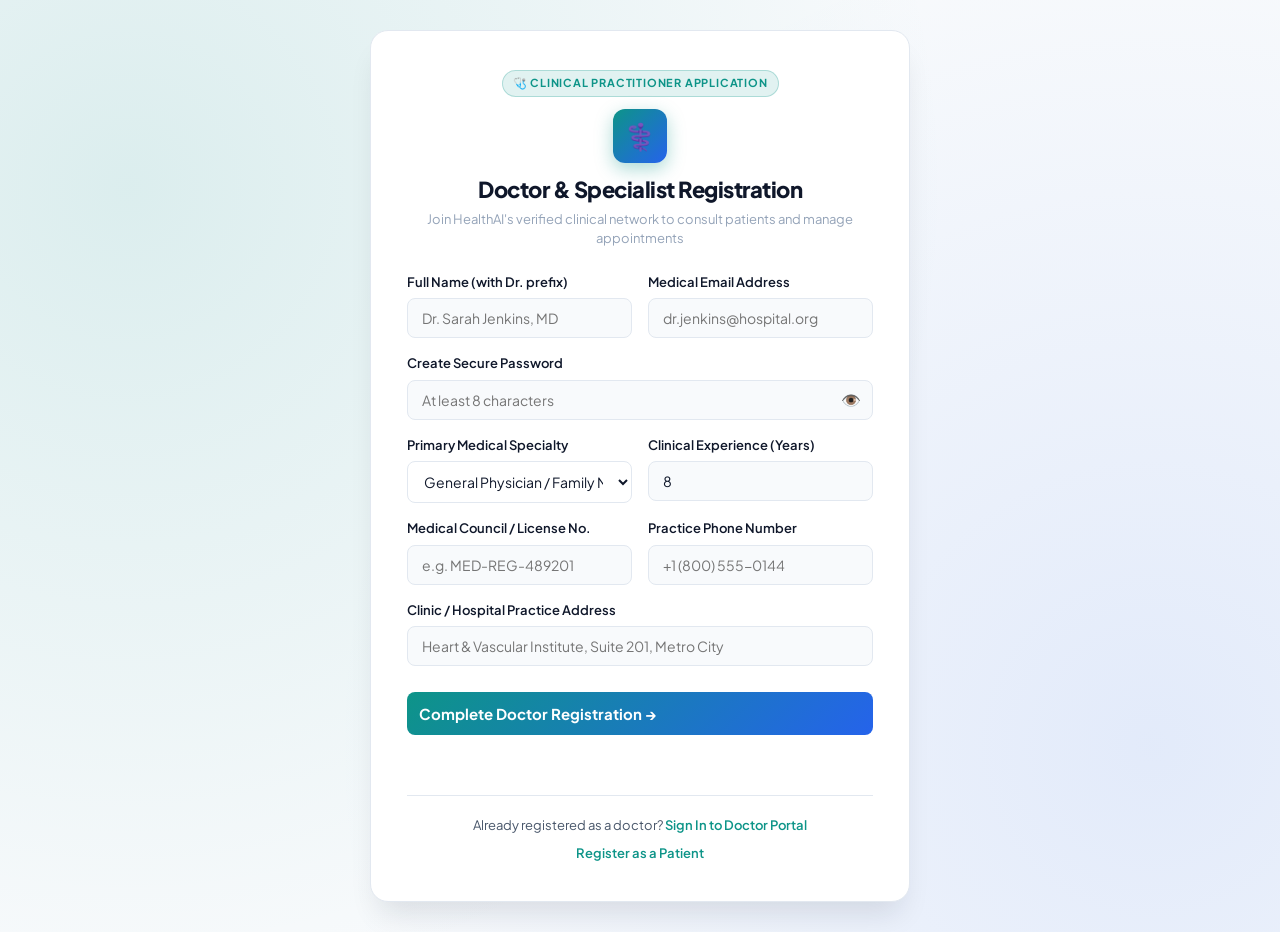
<file: frontend/doctor-register.html>
<!DOCTYPE html>
<html lang="en">
<head>
    <meta charset="UTF-8">
    <meta name="viewport" content="width=device-width, initial-scale=1.0">
    <title>HealthAI - Doctor & Specialist Onboarding</title>
    <meta name="description" content="Register as a verified medical doctor or specialist on HealthAI.">
    <link rel="stylesheet" href="style.css">
    <style>
        body {
            display: flex;
            align-items: center;
            justify-content: center;
            min-height: 100vh;
            background: radial-gradient(circle at 10% 20%, rgba(13, 148, 136, 0.12) 0%, transparent 60%),
                        radial-gradient(circle at 90% 80%, rgba(37, 99, 235, 0.10) 0%, transparent 60%),
                        var(--bg-page);
            padding: 30px 20px;
        }

        .auth-card {
            background: var(--bg-surface);
            border: 1px solid var(--border);
            border-radius: var(--radius-lg);
            padding: 38px 36px;
            width: 100%;
            max-width: 540px;
            box-shadow: var(--shadow-xl);
            animation: slideUp 0.3s cubic-bezier(0.16, 1, 0.3, 1);
        }

        .doctor-badge-tag {
            display: inline-flex;
            align-items: center;
            gap: 6px;
            background: rgba(13, 148, 136, 0.12);
            color: #0d9488;
            font-size: 11px;
            font-weight: 700;
            text-transform: uppercase;
            letter-spacing: 0.8px;
            padding: 4px 10px;
            border-radius: 9999px;
            margin-bottom: 12px;
            border: 1px solid rgba(13, 148, 136, 0.25);
        }

        .auth-brand-icon-doc {
            width: 54px;
            height: 54px;
            background: linear-gradient(135deg, #0d9488, #2563eb);
            border-radius: var(--radius-md);
            display: inline-flex;
            align-items: center;
            justify-content: center;
            font-size: 26px;
            color: white;
            box-shadow: 0 6px 18px rgba(13, 148, 136, 0.35);
            margin-bottom: 10px;
        }

        .form-grid-2 {
            display: grid;
            grid-template-columns: 1fr 1fr;
            gap: 16px;
        }

        @media (max-width: 580px) {
            .form-grid-2 {
                grid-template-columns: 1fr;
                gap: 12px;
            }
        }

        .password-field-wrapper {
            position: relative;
        }

        .toggle-password-btn {
            position: absolute;
            right: 12px;
            top: 50%;
            transform: translateY(-50%);
            background: transparent;
            border: none;
            color: var(--text-muted);
            cursor: pointer;
            font-size: 16px;
        }

        .auth-status-msg {
            margin-top: 16px;
            font-size: 13px;
            text-align: center;
            min-height: 20px;
            color: #0d9488;
            font-weight: 500;
        }

        .auth-footer {
            margin-top: 24px;
            text-align: center;
            border-top: 1px solid var(--border);
            padding-top: 20px;
            font-size: 13px;
            color: var(--text-secondary);
        }

        .auth-footer a {
            color: #0d9488;
            font-weight: 600;
            text-decoration: none;
        }

        .auth-footer a:hover {
            text-decoration: underline;
        }
    </style>
</head>
<body>

    <main class="auth-card">
        <div style="text-align: center;">
            <div class="doctor-badge-tag">🩺 Clinical Practitioner Application</div>
            <div>
                <div class="auth-brand-icon-doc">⚕️</div>
            </div>
            <h1 style="font-size:22px;font-weight:800;color:var(--text-primary);letter-spacing:-0.5px;margin-bottom:4px;">
                Doctor & Specialist Registration
            </h1>
            <p style="font-size:13px;color:var(--text-muted);margin-bottom:24px;">
                Join HealthAI's verified clinical network to consult patients and manage appointments
            </p>
        </div>

        <form id="doctor-register-form">
            <div class="form-grid-2">
                <div class="form-group">
                    <label for="doc-name">Full Name (with Dr. prefix)</label>
                    <input id="doc-name" name="full_name" type="text" placeholder="Dr. Sarah Jenkins, MD" required>
                </div>

                <div class="form-group">
                    <label for="doc-email">Medical Email Address</label>
                    <input id="doc-email" name="email" type="email" placeholder="dr.jenkins@hospital.org" autocomplete="username" required>
                </div>
            </div>

            <div class="form-group">
                <label for="doc-password">Create Secure Password</label>
                <div class="password-field-wrapper">
                    <input id="doc-password" name="password" type="password" placeholder="At least 8 characters" autocomplete="new-password" required minlength="8">
                    <button type="button" class="toggle-password-btn" id="toggle-password" title="Toggle visibility" aria-label="Toggle password visibility">
                        👁️
                    </button>
                </div>
            </div>

            <div class="form-grid-2">
                <div class="form-group">
                    <label for="doc-specialty">Primary Medical Specialty</label>
                    <select id="doc-specialty" name="specialty" required style="width:100%;padding:10px 12px;border:1px solid var(--border);border-radius:var(--radius-sm);background:var(--bg-surface);color:var(--text-primary);">
                        <option value="General Physician / Family Med">General Physician / Family Med</option>
                        <option value="Cardiologist">Cardiologist</option>
                        <option value="Dermatologist">Dermatologist</option>
                        <option value="Gastroenterologist">Gastroenterologist</option>
                        <option value="Pulmonologist">Pulmonologist</option>
                        <option value="Neurologist">Neurologist</option>
                        <option value="Endocrinologist">Endocrinologist</option>
                        <option value="Infectious Disease Specialist">Infectious Disease Specialist</option>
                        <option value="Orthopedic Surgeon">Orthopedic Surgeon</option>
                        <option value="Pediatrician">Pediatrician</option>
                        <option value="Oncologist">Oncologist</option>
                        <option value="Psychiatrist">Psychiatrist</option>
                    </select>
                </div>

                <div class="form-group">
                    <label for="doc-experience">Clinical Experience (Years)</label>
                    <input id="doc-experience" name="experience_years" type="number" min="0" max="60" value="8" required>
                </div>
            </div>

            <div class="form-grid-2">
                <div class="form-group">
                    <label for="doc-license">Medical Council / License No.</label>
                    <input id="doc-license" name="license_number" type="text" placeholder="e.g. MED-REG-489201" required>
                </div>

                <div class="form-group">
                    <label for="doc-phone">Practice Phone Number</label>
                    <input id="doc-phone" name="contact_phone" type="tel" placeholder="+1 (800) 555-0144" required>
                </div>
            </div>

            <div class="form-group">
                <label for="doc-address">Clinic / Hospital Practice Address</label>
                <input id="doc-address" name="clinic_address" type="text" placeholder="Heart & Vascular Institute, Suite 201, Metro City" required>
            </div>

            <button type="submit" class="btn" style="width:100%;margin-top:10px;padding:12px;font-size:15px;background:linear-gradient(135deg, #0d9488, #2563eb);color:white;border:none;border-radius:var(--radius-sm);font-weight:700;cursor:pointer;" id="doc-reg-submit-btn">
                Complete Doctor Registration →
            </button>
        </form>

        <p id="doc-reg-msg" class="auth-status-msg" role="status" aria-live="polite"></p>

        <div class="auth-footer">
            <p>Already registered as a doctor? <a href="doctor-login.html">Sign In to Doctor Portal</a></p>
            <p style="margin-top:8px;"><a href="register.html">Register as a Patient</a></p>
        </div>
    </main>

    <script src="script.js?v=200"></script>
    <script>
        // Password toggle
        const toggleBtn = document.getElementById("toggle-password");
        const passwordInput = document.getElementById("doc-password");
        if (toggleBtn && passwordInput) {
            toggleBtn.addEventListener("click", () => {
                const isPassword = passwordInput.type === "password";
                passwordInput.type = isPassword ? "text" : "password";
                toggleBtn.textContent = isPassword ? "🔒" : "👁️";
            });
        }

        // Form submission
        const form = document.getElementById("doctor-register-form");
        const msg = document.getElementById("doc-reg-msg");
        const submitBtn = document.getElementById("doc-reg-submit-btn");

        form.addEventListener("submit", async (e) => {
            e.preventDefault();
            msg.style.color = "#0d9488";
            msg.textContent = "Verifying clinical credentials & creating practitioner account...";
            submitBtn.disabled = true;

            const payload = {
                full_name: document.getElementById("doc-name").value.trim(),
                email: document.getElementById("doc-email").value.trim(),
                password: document.getElementById("doc-password").value,
                specialty: document.getElementById("doc-specialty").value,
                experience_years: parseInt(document.getElementById("doc-experience").value, 10) || 5,
                license_number: document.getElementById("doc-license").value.trim(),
                contact_phone: document.getElementById("doc-phone").value.trim(),
                clinic_address: document.getElementById("doc-address").value.trim(),
            };

            try {
                const res = await fetch(`${API_URL}/doctor/register`, {
                    method: "POST",
                    headers: { "Content-Type": "application/json" },
                    body: JSON.stringify(payload)
                });

                const data = await res.json();
                if (!res.ok) {
                    throw new Error(data.detail || "Registration failed.");
                }

                localStorage.setItem("access_token", data.access_token);
                localStorage.setItem("user_role", "doctor");
                localStorage.setItem("user_name", data.user.full_name);
                if (data.doctor) {
                    localStorage.setItem("doctor_profile", JSON.stringify(data.doctor));
                }

                msg.style.color = "var(--success)";
                msg.textContent = "Registration complete! Loading Doctor Dashboard...";

                setTimeout(() => {
                    window.location.href = "doctor-dashboard.html";
                }, 800);

            } catch (err) {
                msg.style.color = "var(--danger)";
                msg.textContent = err.message || "Failed to create doctor account.";
                submitBtn.disabled = false;
            }
        });
    </script>
</body>
</html>
</file>
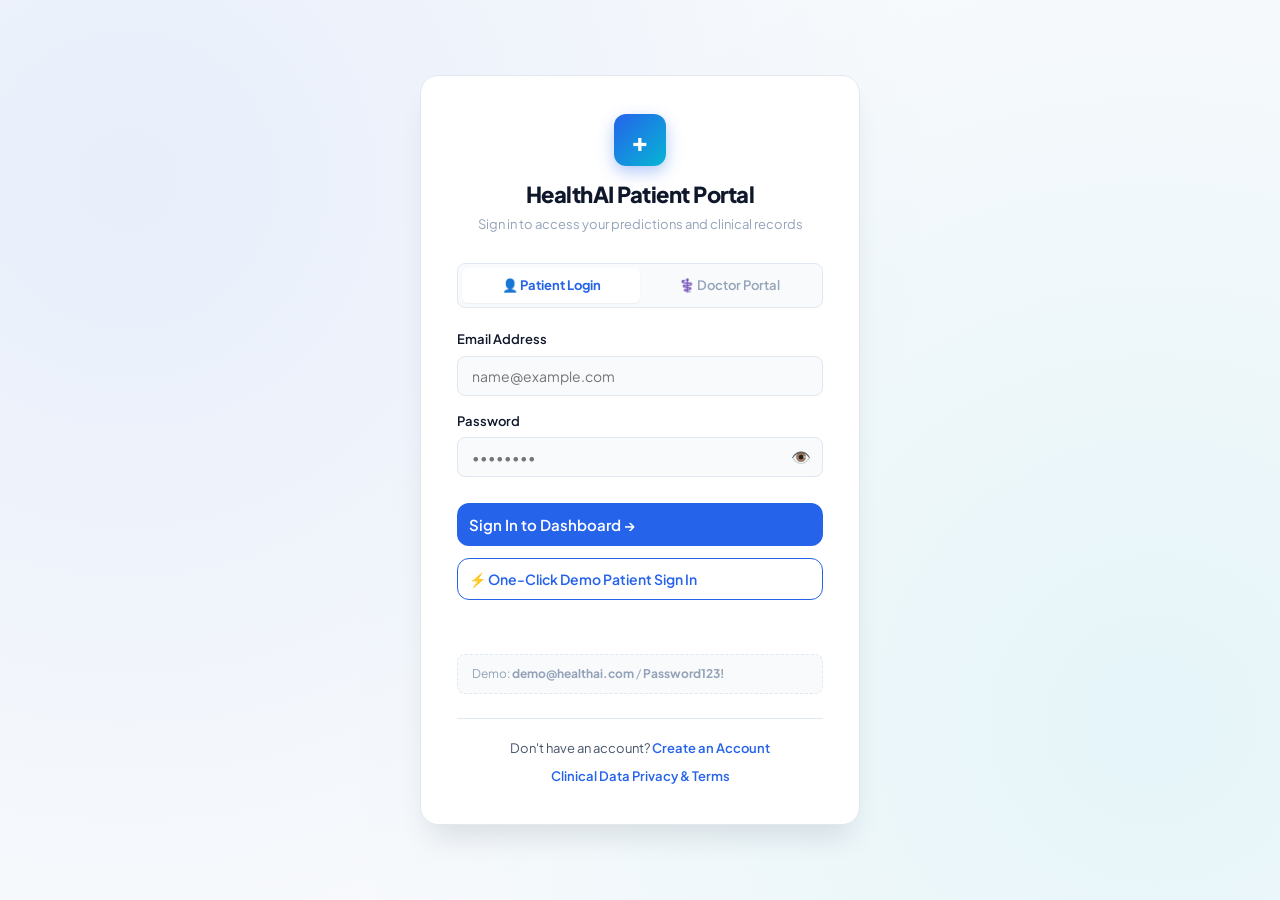
<file: frontend/login.html>
<!DOCTYPE html>
<html lang="en">
<head>
    <meta charset="UTF-8">
    <meta name="viewport" content="width=device-width, initial-scale=1.0">
    <title>HealthAI - Patient Portal Sign In</title>
    <meta name="description" content="Sign in to your HealthAI patient account to manage health records and symptoms.">
    <link rel="stylesheet" href="style.css">
    <style>
        body {
            display: flex;
            align-items: center;
            justify-content: center;
            min-height: 100vh;
            background: radial-gradient(circle at 10% 20%, rgba(37, 99, 235, 0.08) 0%, transparent 60%),
                        radial-gradient(circle at 90% 80%, rgba(6, 182, 212, 0.08) 0%, transparent 60%),
                        var(--bg-page);
            padding: 20px;
        }

        .auth-card {
            background: var(--bg-surface);
            border: 1px solid var(--border);
            border-radius: var(--radius-lg);
            padding: 38px 36px;
            width: 100%;
            max-width: 440px;
            box-shadow: var(--shadow-xl);
            animation: slideUp 0.3s cubic-bezier(0.16, 1, 0.3, 1);
        }

        .auth-header {
            text-align: center;
            margin-bottom: 28px;
        }

        .auth-brand-icon {
            width: 52px;
            height: 52px;
            background: linear-gradient(135deg, #2563eb, #06b6d4);
            border-radius: var(--radius-md);
            display: inline-flex;
            align-items: center;
            justify-content: center;
            font-size: 26px;
            font-weight: 800;
            color: white;
            box-shadow: 0 6px 16px rgba(37, 99, 235, 0.35);
            margin-bottom: 12px;
        }

        .auth-header h1 {
            font-size: 22px;
            font-weight: 800;
            color: var(--text-primary);
            letter-spacing: -0.5px;
        }

        .auth-header p {
            font-size: 13px;
            color: var(--text-muted);
            margin-top: 4px;
        }

        .password-field-wrapper {
            position: relative;
        }

        .toggle-password-btn {
            position: absolute;
            right: 12px;
            top: 50%;
            transform: translateY(-50%);
            background: transparent;
            border: none;
            color: var(--text-muted);
            cursor: pointer;
            font-size: 16px;
        }

        .auth-status-msg {
            margin-top: 16px;
            font-size: 13px;
            text-align: center;
            min-height: 20px;
            color: var(--primary);
            font-weight: 500;
        }

        .auth-footer {
            margin-top: 24px;
            text-align: center;
            border-top: 1px solid var(--border);
            padding-top: 20px;
            font-size: 13px;
            color: var(--text-secondary);
        }

        .auth-footer a {
            color: var(--primary);
            font-weight: 600;
            text-decoration: none;
        }

        .auth-footer a:hover {
            text-decoration: underline;
        }

        .demo-credentials-box {
            margin-top: 18px;
            background: var(--bg-page);
            border: 1px dashed var(--border);
            padding: 10px 14px;
            border-radius: var(--radius-sm);
            font-size: 12px;
            color: var(--text-muted);
            display: flex;
            justify-content: space-between;
            align-items: center;
        }
    </style>
</head>
<body>

    <main class="auth-card">
        <div class="auth-header">
            <div class="auth-brand-icon">+</div>
            <h1>HealthAI Patient Portal</h1>
            <p>Sign in to access your predictions and clinical records</p>
        </div>

        <div style="display:flex;background:var(--bg-page);border-radius:var(--radius-sm);padding:4px;margin-bottom:22px;border:1px solid var(--border);">
            <a href="login.html" style="flex:1;text-align:center;padding:8px 12px;font-size:13px;font-weight:700;color:var(--primary);text-decoration:none;border-radius:6px;background:var(--bg-surface);box-shadow:var(--shadow-sm);">👤 Patient Login</a>
            <a href="doctor-login.html" style="flex:1;text-align:center;padding:8px 12px;font-size:13px;font-weight:600;color:var(--text-muted);text-decoration:none;border-radius:6px;transition:all 0.2s ease;">⚕️ Doctor Portal</a>
        </div>

        <form id="login-form">
            <div class="form-group">
                <label for="email">Email Address</label>
                <input id="email" name="email" type="email" placeholder="name@example.com" autocomplete="username" required>
            </div>

            <div class="form-group">
                <label for="password">Password</label>
                <div class="password-field-wrapper">
                    <input id="password" name="password" type="password" placeholder="••••••••" autocomplete="current-password" required>
                    <button type="button" class="toggle-password-btn" id="toggle-password" title="Show/Hide Password" aria-label="Toggle password visibility">
                        👁️
                    </button>
                </div>
            </div>

            <button type="submit" class="btn btn-accent" style="width:100%;margin-top:10px;padding:12px;font-size:15px;" id="login-submit-btn">
                Sign In to Dashboard →
            </button>

            <button type="button" class="btn btn-outline" style="width:100%;margin-top:12px;padding:11px;font-size:14px;border-color:var(--primary);color:var(--primary);font-weight:600;" id="demo-login-btn" onclick="quickDemoLogin()">
                ⚡ One-Click Demo Patient Sign In
            </button>
        </form>

        <p id="login-message" class="auth-status-msg" role="status" aria-live="polite"></p>

        <!-- Demo account quick fill for convenient testing -->
        <div class="demo-credentials-box">
            <span>Demo: <strong>demo@healthai.com</strong> / <strong>Password123!</strong></span>
        </div>

        <div class="auth-footer">
            <p>Don't have an account? <a href="register.html">Create an Account</a></p>
            <p style="margin-top:8px;"><a href="privacy.html">Clinical Data Privacy & Terms</a></p>
        </div>
    </main>

    <script src="script.js?v=200"></script>
    <script>
        // Password visibility toggle
        const toggleBtn = document.getElementById("toggle-password");
        const passwordInput = document.getElementById("password");
        if (toggleBtn && passwordInput) {
            toggleBtn.addEventListener("click", () => {
                const isPassword = passwordInput.type === "password";
                passwordInput.type = isPassword ? "text" : "password";
                toggleBtn.textContent = isPassword ? "🔒" : "👁️";
            });
        }

        // One-click demo sign in
        function quickDemoLogin() {
            document.getElementById("email").value = "demo@healthai.com";
            document.getElementById("password").value = "Password123!";
            document.getElementById("login-form").dispatchEvent(new Event("submit"));
        }
    </script>
</body>
</html>
</file>
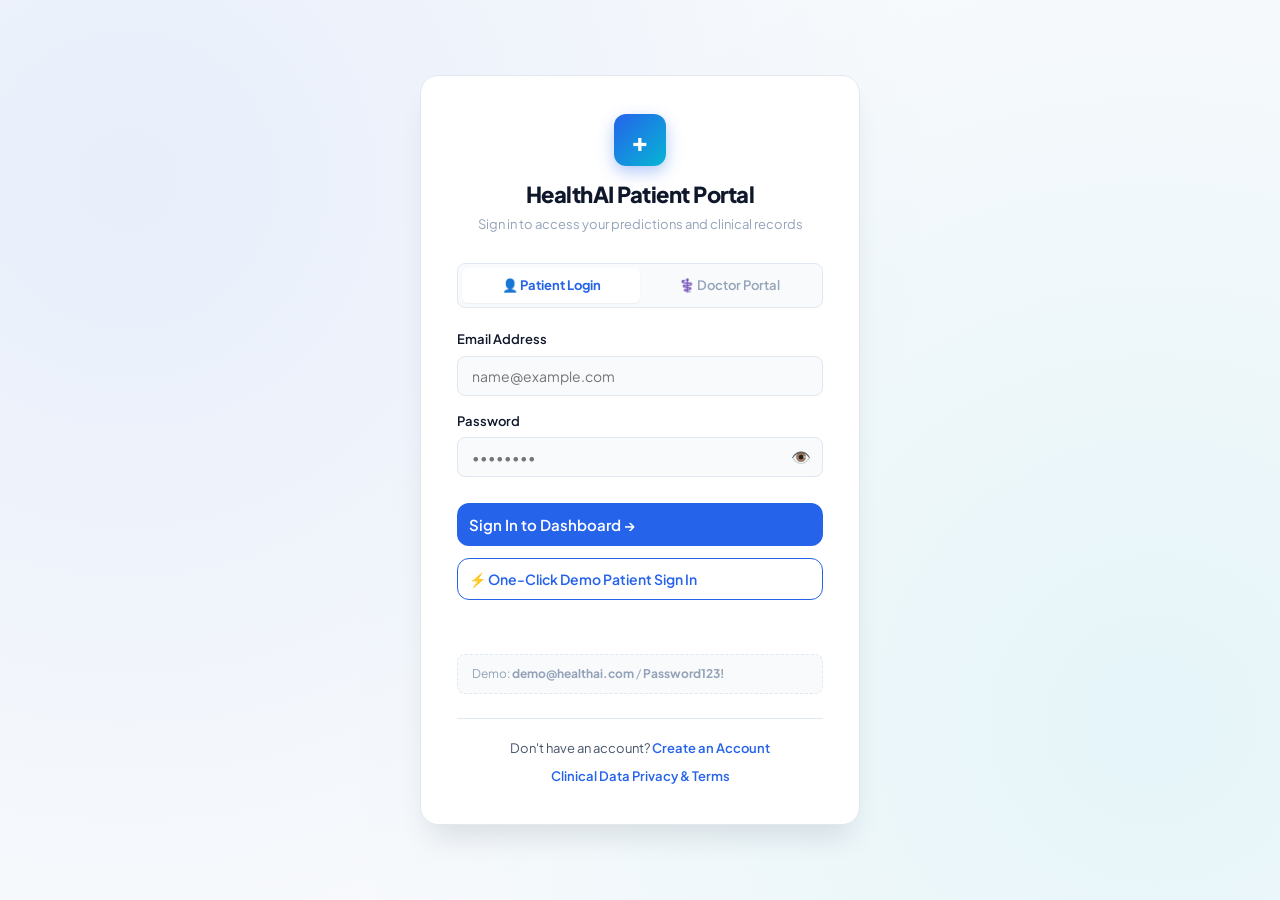
<file: frontend/predict.html>
<!DOCTYPE html>
<html lang="en">
<head>
    <meta charset="UTF-8">
    <meta name="viewport" content="width=device-width, initial-scale=1.0, maximum-scale=5.0">
    <title>HealthAI - AI Symptom Checker & Clinical Disease Predictor</title>
    <meta name="description" content="Check symptoms using multi-class artificial intelligence models. Receive clinical differential diagnoses, precautions, and specialist doctor recommendations.">
    <meta name="theme-color" content="#2563eb">
    <link rel="manifest" href="manifest.json">
    <link rel="stylesheet" href="style.css">
    <style>
        .checker-container {
            max-width: 1050px;
            margin: 0 auto;
            width: 100%;
        }
    </style>
</head>
<body>
    <div class="app-container">

        <!-- Sidebar Navigation -->
        <aside class="sidebar" id="app-sidebar" aria-label="Main Navigation">
            <div class="brand-wrapper">
                <div class="brand-icon">+</div>
                <div class="brand-info">
                    <h2>HealthAI</h2>
                    <span class="brand-badge">Clinical AI v2.0</span>
                </div>
            </div>

            <nav class="sidebar-nav">
                <a href="index.html" class="nav-link">
                    <span class="icon">📊</span> Dashboard
                </a>
                <a href="predict.html" class="nav-link active">
                    <span class="icon">🩺</span> Predict Disease
                </a>
                <a href="index.html#reports-section" class="nav-link">
                    <span class="icon">📋</span> My Reports
                </a>
                <a href="index.html#appointments-section" class="nav-link">
                    <span class="icon">📅</span> Appointments
                </a>
                <a href="index.html#health-tips-section" class="nav-link">
                    <span class="icon">🌿</span> Health Tips
                </a>
                <a href="privacy.html" class="nav-link">
                    <span class="icon">🛡️</span> Privacy & Terms
                </a>
            </nav>

            <div class="sidebar-footer">
                <div class="user-profile-badge">
                    <div class="user-profile-avatar user-avatar-display">P</div>
                    <div class="user-profile-meta">
                        <div class="user-profile-name user-name-display">Loading...</div>
                        <div class="user-profile-role">Verified Patient</div>
                    </div>
                </div>
                <a href="login.html" class="nav-link logout-trigger" style="color:var(--danger);">
                    <span class="icon">🚪</span> Sign Out
                </a>
            </div>
        </aside>

        <!-- Main Viewport -->
        <main class="main-wrapper" id="main-content">

            <!-- Top Header -->
            <header class="top-header">
                <button type="button" class="menu-toggle" id="mobile-menu-toggle" aria-label="Toggle Navigation">
                    ☰
                </button>

                <div style="display:flex;align-items:center;gap:12px;">
                    <a href="index.html" class="btn btn-outline" style="padding:8px 16px;font-size:13px;">
                        ← Back to Dashboard
                    </a>
                </div>

                <div class="header-actions">
                    <button type="button" class="action-btn" id="theme-toggle-btn" title="Toggle Dark/Light Mode" aria-label="Toggle Theme">
                        🌙
                    </button>
                    <div class="user-avatar-display" style="width:38px;height:38px;border-radius:50%;background:var(--primary);color:white;display:flex;align-items:center;justify-content:center;font-weight:700;font-size:13px;">
                        P
                    </div>
                </div>
            </header>

            <div class="checker-container">

                <!-- Page Header Card -->
                <div class="card-panel">
                    <div class="panel-header">
                        <div class="panel-title-group">
                            <span class="brand-badge" style="margin-bottom:8px;display:inline-block;">CLINICAL DECISION SUPPORT</span>
                            <h2>AI Multi-Symptom Diagnostic Checker</h2>
                            <p>Select all symptoms currently being experienced. Minimum 3 symptoms required to ensure calibrated algorithmic confidence.</p>
                        </div>
                    </div>

                    <!-- Category Pills Filter Bar -->
                    <div class="category-filter-bar" id="category-pills-bar" aria-label="Symptom Anatomy Categories">
                        <!-- Populated by script.js -->
                    </div>

                    <!-- Symptom Search Input -->
                    <div class="search-box-wrapper" style="max-width:100%;margin-bottom:16px;">
                        <span class="search-icon">🔍</span>
                        <input type="search" id="symptom-search-input" placeholder="Search across 132 symptoms (e.g. chest pain, skin rash, fatigue, nausea)..." aria-label="Filter symptoms">
                    </div>

                    <!-- Selected Symptoms Live Tray -->
                    <div style="display:flex;justify-content:space-between;align-items:center;margin-bottom:8px;">
                        <span style="font-size:13px;font-weight:700;">Selected Symptoms</span>
                        <span id="selected-symptoms-count" style="font-size:12px;font-weight:600;color:var(--text-muted);">
                            0 symptoms selected (Minimum 3 required)
                        </span>
                    </div>

                    <div class="selected-symptoms-tray" id="selected-symptoms-tray">
                        <span style="color:var(--text-muted);font-size:13px;">No symptoms selected yet. Select checkboxes below.</span>
                    </div>

                    <!-- Symptom Checkboxes Grid -->
                    <div class="symptoms-selector-grid" id="symptoms-selector-container">
                        <!-- Populated by script.js -->
                    </div>

                    <!-- Action Trigger -->
                    <div style="margin-top:24px;display:flex;justify-content:space-between;align-items:center;flex-wrap:wrap;gap:12px;">
                        <span style="font-size:12px;color:var(--text-muted);">
                            🔒 Data is processed securely through encrypted machine learning APIs.
                        </span>
                        <button type="button" class="btn btn-accent" id="generate-prediction-btn" style="padding:12px 28px;font-size:15px;" disabled>
                            Generate AI Prediction →
                        </button>
                    </div>
                </div>

                <!-- Prediction Results Display Card (Hidden until prediction runs) -->
                <section class="prediction-results-card" id="prediction-results-card" aria-live="polite">

                    <!-- Emergency Alert Trigger -->
                    <div class="emergency-banner" id="result-emergency-alert" style="display:none;margin-bottom:20px;">
                        <span class="sos-tag">HIGH PRIORITY WARNING</span>
                        <span class="emergency-text">Potential medical emergency markers identified. Seek immediate emergency care!</span>
                    </div>

                    <!-- Header Diagnosis & Badges -->
                    <div class="diagnosis-header-row">
                        <div>
                            <span style="font-size:12px;text-transform:uppercase;color:var(--text-muted);font-weight:700;letter-spacing:0.8px;">
                                Primary Predicted Condition
                            </span>
                            <h2 class="primary-diagnosis-name" id="result-disease-name">Disease Name</h2>
                        </div>
                        <div class="confidence-meter-container">
                            <span class="confidence-pill" id="result-confidence-pill">85% AI Confidence</span>
                            <span class="severity-pill moderate" id="result-severity-pill">Moderate Severity</span>
                        </div>
                    </div>

                    <!-- Differential Diagnoses Section -->
                    <div class="differentials-section">
                        <h4 style="font-size:14px;font-weight:700;margin-bottom:12px;color:var(--text-primary);">
                            Differential Diagnosis Probabilities (Top 3 Candidates)
                        </h4>
                        <div id="differentials-container">
                            <!-- Populated dynamically -->
                        </div>
                    </div>

                    <!-- Recommended Specialist Callout -->
                    <div class="specialist-callout">
                        <div class="specialist-info">
                            <span style="font-size:12px;text-transform:uppercase;font-weight:700;letter-spacing:0.5px;">
                                Recommended Healthcare Specialty
                            </span>
                            <h4 id="result-specialist-name">General Physician</h4>
                            <p>Consult with this specialty for definitive diagnostic tests and personalized medical prescriptions.</p>
                        </div>
                        <button type="button" class="btn btn-accent" id="book-specialist-btn" style="background:#1d4ed8;">
                            Book Appointment Now 📅
                        </button>
                    </div>

                    <!-- Actionable Advice Grid -->
                    <div class="advice-grid">
                        <div class="advice-card">
                            <h4>🛡️ Essential Precautions</h4>
                            <ul id="result-precautions-list">
                                <!-- Populated dynamically -->
                            </ul>
                        </div>
                        <div class="advice-card">
                            <h4>💊 Clinical Guidance & Medications</h4>
                            <ul id="result-medications-list">
                                <!-- Populated dynamically -->
                            </ul>
                        </div>
                    </div>

                    <!-- Action Buttons -->
                    <div style="display:flex;gap:12px;justify-content:flex-end;flex-wrap:wrap;border-top:1px solid var(--border);padding-top:20px;">
                        <button type="button" class="btn btn-outline" id="share-report-btn">
                            📤 Share Medical Summary
                        </button>
                        <button type="button" class="btn btn-accent" id="print-report-btn">
                            🖨️ Print / Save PDF Report
                        </button>
                    </div>

                    <!-- Mandatory Clinical Disclaimer -->
                    <div style="margin-top:24px;padding:16px;background:var(--bg-page);border-radius:var(--radius-sm);border:1px solid var(--border);font-size:12px;color:var(--text-muted);line-height:1.5;">
                        <strong>Medical Device & Decision-Support Notice:</strong> HealthAI provides machine-learning clinical decision support.
                        Predictions are computed based on statistical symptom associations and DO NOT constitute an officially confirmed medical diagnosis or prescription.
                        Always consult a licensed medical doctor before initiating or modifying any medical treatment or lifestyle regimen.
                    </div>
                </section>

            </div>

            <!-- Footer -->
            <footer class="app-footer">
                <div>
                    © 2026 HealthAI Systems. All rights reserved. Version 2.0.0.
                </div>
                <div class="footer-links">
                    <a href="privacy.html">Privacy Policy</a>
                    <a href="terms.html">Terms of Service</a>
                    <a href="index.html">Dashboard</a>
                </div>
            </footer>

        </main>
    </div>

    <!-- Appointment Modal (re-usable) -->
    <div class="modal-overlay" id="book-appointment-modal">
        <div class="modal-content">
            <div class="modal-header">
                <h3>Schedule Doctor Consultation</h3>
                <button type="button" class="modal-close-btn" onclick="document.getElementById('book-appointment-modal').style.display='none'">&times;</button>
            </div>
            <form id="book-appointment-form">
                <div class="form-group">
                    <label for="appointment-doctor-select">Select Medical Specialist</label>
                    <select id="appointment-doctor-select" required>
                        <option value="">Loading verified doctors...</option>
                    </select>
                </div>
                <div class="form-group">
                    <label for="apt-date">Preferred Date</label>
                    <input type="date" id="apt-date" required>
                </div>
                <div class="form-group">
                    <label for="apt-time">Preferred Time Slot</label>
                    <select id="apt-time" required>
                        <option value="09:00 AM - 10:00 AM">09:00 AM - 10:00 AM</option>
                        <option value="10:30 AM - 11:30 AM">10:30 AM - 11:30 AM</option>
                        <option value="02:00 PM - 03:00 PM">02:00 PM - 03:00 PM</option>
                        <option value="04:00 PM - 05:00 PM">04:00 PM - 05:00 PM</option>
                    </select>
                </div>
                <div class="form-group">
                    <label for="apt-reason">Symptoms or Consultation Reason</label>
                    <textarea id="apt-reason" rows="3" placeholder="Briefly describe what symptoms you are experiencing..."></textarea>
                </div>
                <div style="display:flex;justify-content:flex-end;gap:10px;margin-top:20px;">
                    <button type="button" class="btn btn-outline" onclick="document.getElementById('book-appointment-modal').style.display='none'">Cancel</button>
                    <button type="submit" class="btn btn-accent">Confirm Appointment</button>
                </div>
            </form>
        </div>
    </div>

    <script src="script.js?v=200"></script>
    <script>
        // Set today's date as min for appointment picker
        const dateInput = document.getElementById("apt-date");
        if (dateInput) {
            dateInput.min = new Date().toISOString().split("T")[0];
        }
        // Load doctors for modal in predict page
        loadDoctorsList();
    </script>
</body>
</html>
</file>
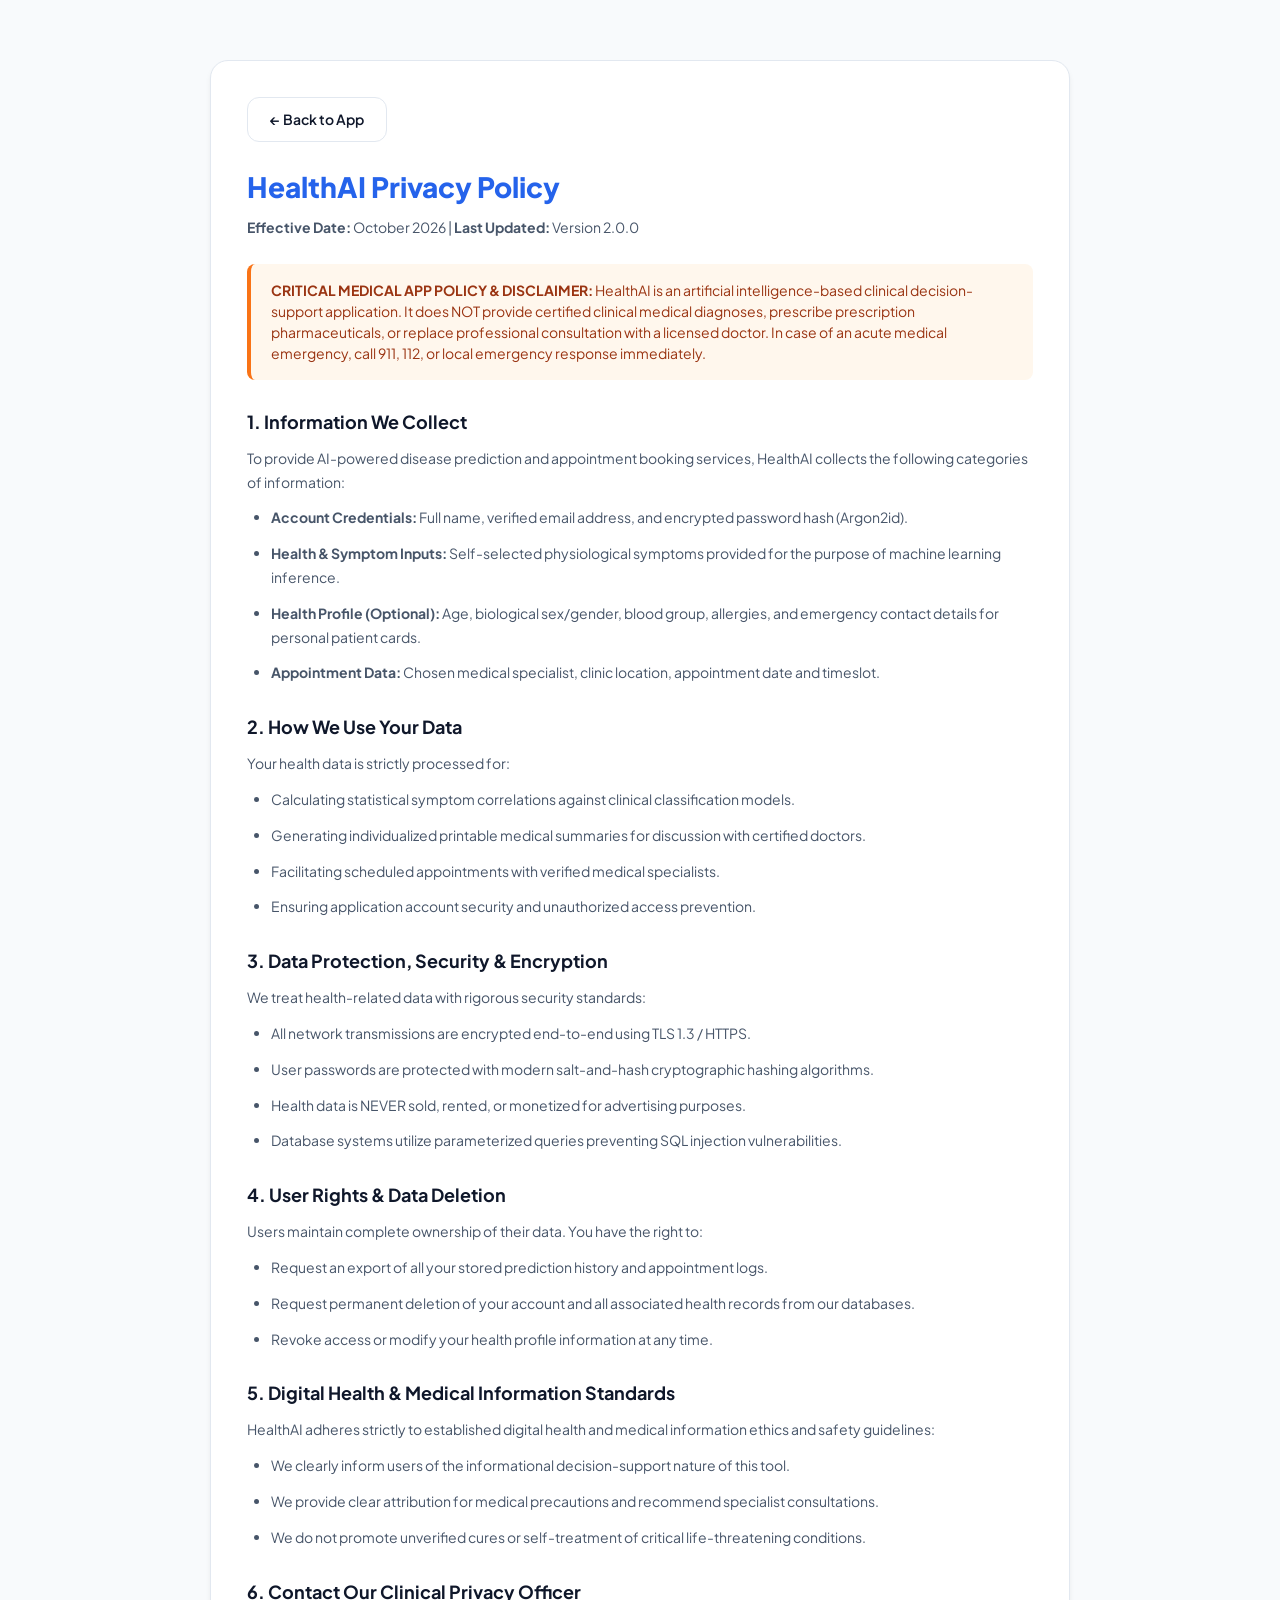
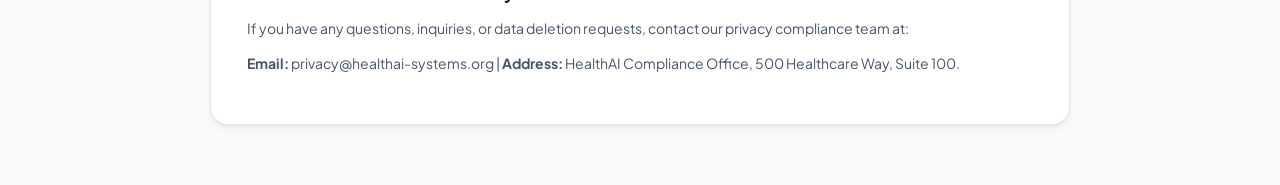
<file: frontend/privacy.html>
<!DOCTYPE html>
<html lang="en">
<head>
    <meta charset="UTF-8">
    <meta name="viewport" content="width=device-width, initial-scale=1.0">
    <title>HealthAI - Privacy Policy & Health Data Protection</title>
    <meta name="description" content="HealthAI official Privacy Policy detailing health data security, HIPAA and GDPR compliance, and non-emergency clinical disclaimer.">
    <link rel="stylesheet" href="style.css">
    <style>
        .legal-container {
            max-width: 860px;
            margin: 40px auto;
            padding: 36px;
            background: var(--bg-surface);
            border: 1px solid var(--border);
            border-radius: var(--radius-lg);
            box-shadow: var(--shadow-md);
        }
        .legal-container h1 {
            font-size: 28px;
            font-weight: 800;
            margin-bottom: 8px;
            color: var(--primary);
        }
        .legal-container h2 {
            font-size: 18px;
            font-weight: 700;
            margin-top: 28px;
            margin-bottom: 12px;
            color: var(--text-primary);
        }
        .legal-container p, .legal-container li {
            font-size: 14px;
            color: var(--text-secondary);
            line-height: 1.7;
            margin-bottom: 12px;
        }
        .legal-container ul {
            padding-left: 24px;
            margin-bottom: 16px;
        }
        .disclaimer-box {
            background: #fff7ed;
            border-left: 4px solid #f97316;
            padding: 16px 20px;
            border-radius: var(--radius-sm);
            margin: 24px 0;
            color: #9a3412;
            font-size: 14px;
        }
    </style>
</head>
<body style="background:var(--bg-page);padding:20px;">

    <div class="legal-container">
        <a href="index.html" class="btn btn-outline" style="margin-bottom:24px;display:inline-block;">← Back to App</a>

        <h1>HealthAI Privacy Policy</h1>
        <p><strong>Effective Date:</strong> October 2026 | <strong>Last Updated:</strong> Version 2.0.0</p>

        <div class="disclaimer-box">
            <strong>CRITICAL MEDICAL APP POLICY & DISCLAIMER:</strong>
            HealthAI is an artificial intelligence-based clinical decision-support application. It does NOT provide certified clinical medical diagnoses, prescribe prescription pharmaceuticals, or replace professional consultation with a licensed doctor. In case of an acute medical emergency, call 911, 112, or local emergency response immediately.
        </div>

        <h2>1. Information We Collect</h2>
        <p>To provide AI-powered disease prediction and appointment booking services, HealthAI collects the following categories of information:</p>
        <ul>
            <li><strong>Account Credentials:</strong> Full name, verified email address, and encrypted password hash (Argon2id).</li>
            <li><strong>Health & Symptom Inputs:</strong> Self-selected physiological symptoms provided for the purpose of machine learning inference.</li>
            <li><strong>Health Profile (Optional):</strong> Age, biological sex/gender, blood group, allergies, and emergency contact details for personal patient cards.</li>
            <li><strong>Appointment Data:</strong> Chosen medical specialist, clinic location, appointment date and timeslot.</li>
        </ul>

        <h2>2. How We Use Your Data</h2>
        <p>Your health data is strictly processed for:</p>
        <ul>
            <li>Calculating statistical symptom correlations against clinical classification models.</li>
            <li>Generating individualized printable medical summaries for discussion with certified doctors.</li>
            <li>Facilitating scheduled appointments with verified medical specialists.</li>
            <li>Ensuring application account security and unauthorized access prevention.</li>
        </ul>

        <h2>3. Data Protection, Security & Encryption</h2>
        <p>We treat health-related data with rigorous security standards:</p>
        <ul>
            <li>All network transmissions are encrypted end-to-end using TLS 1.3 / HTTPS.</li>
            <li>User passwords are protected with modern salt-and-hash cryptographic hashing algorithms.</li>
            <li>Health data is NEVER sold, rented, or monetized for advertising purposes.</li>
            <li>Database systems utilize parameterized queries preventing SQL injection vulnerabilities.</li>
        </ul>

        <h2>4. User Rights & Data Deletion</h2>
        <p>Users maintain complete ownership of their data. You have the right to:</p>
        <ul>
            <li>Request an export of all your stored prediction history and appointment logs.</li>
            <li>Request permanent deletion of your account and all associated health records from our databases.</li>
            <li>Revoke access or modify your health profile information at any time.</li>
        </ul>

        <h2>5. Digital Health & Medical Information Standards</h2>
        <p>HealthAI adheres strictly to established digital health and medical information ethics and safety guidelines:</p>
        <ul>
            <li>We clearly inform users of the informational decision-support nature of this tool.</li>
            <li>We provide clear attribution for medical precautions and recommend specialist consultations.</li>
            <li>We do not promote unverified cures or self-treatment of critical life-threatening conditions.</li>
        </ul>

        <h2>6. Contact Our Clinical Privacy Officer</h2>
        <p>If you have any questions, inquiries, or data deletion requests, contact our privacy compliance team at:</p>
        <p><strong>Email:</strong> privacy@healthai-systems.org | <strong>Address:</strong> HealthAI Compliance Office, 500 Healthcare Way, Suite 100.</p>
    </div>

</body>
</html>
</file>
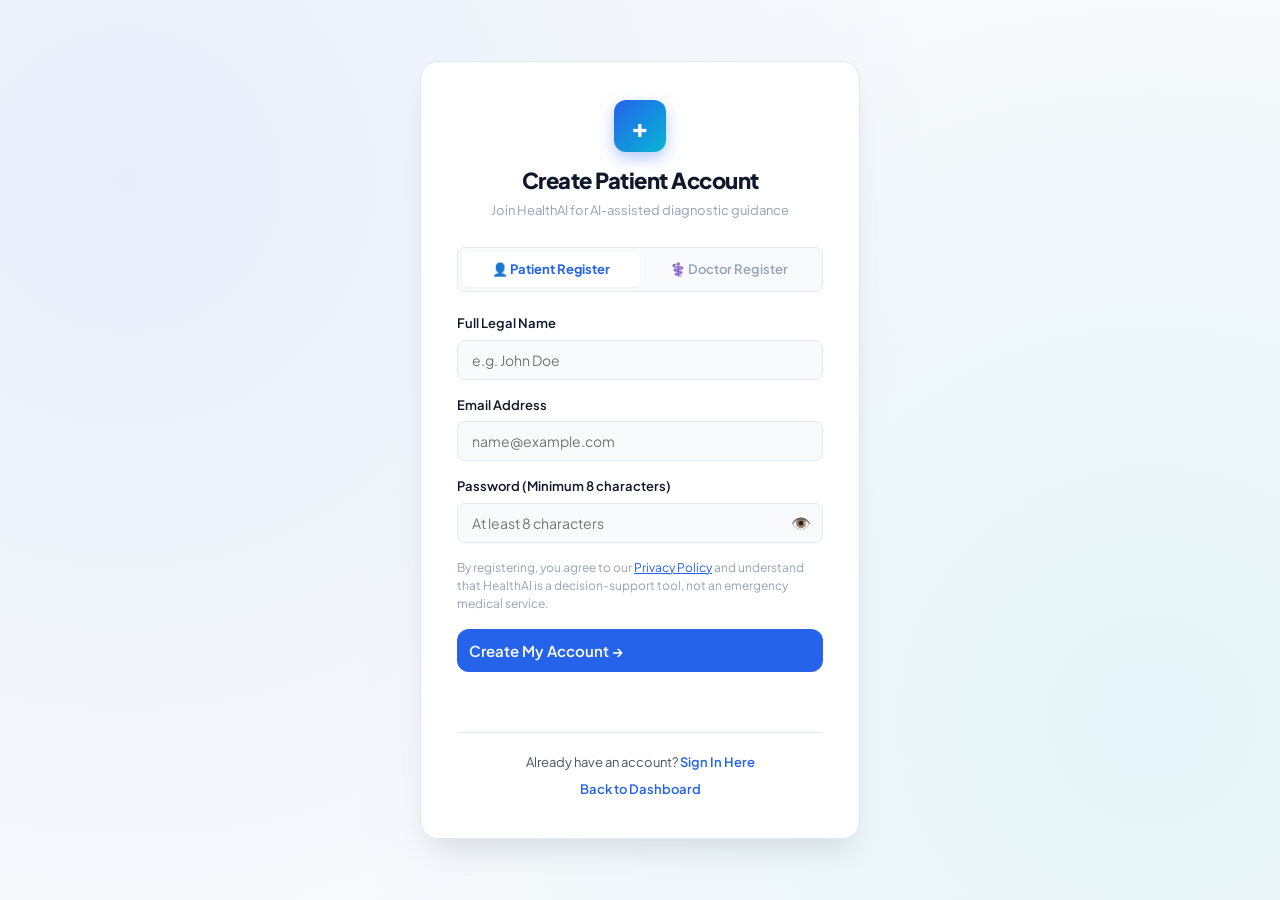
<file: frontend/register.html>
<!DOCTYPE html>
<html lang="en">
<head>
    <meta charset="UTF-8">
    <meta name="viewport" content="width=device-width, initial-scale=1.0">
    <title>HealthAI - Patient Registration</title>
    <meta name="description" content="Create your secure HealthAI account for artificial intelligence symptom checks and medical appointments.">
    <link rel="stylesheet" href="style.css">
    <style>
        body {
            display: flex;
            align-items: center;
            justify-content: center;
            min-height: 100vh;
            background: radial-gradient(circle at 10% 20%, rgba(37, 99, 235, 0.08) 0%, transparent 60%),
                        radial-gradient(circle at 90% 80%, rgba(6, 182, 212, 0.08) 0%, transparent 60%),
                        var(--bg-page);
            padding: 20px;
        }

        .auth-card {
            background: var(--bg-surface);
            border: 1px solid var(--border);
            border-radius: var(--radius-lg);
            padding: 38px 36px;
            width: 100%;
            max-width: 440px;
            box-shadow: var(--shadow-xl);
            animation: slideUp 0.3s cubic-bezier(0.16, 1, 0.3, 1);
        }

        .auth-header {
            text-align: center;
            margin-bottom: 26px;
        }

        .auth-brand-icon {
            width: 52px;
            height: 52px;
            background: linear-gradient(135deg, #2563eb, #06b6d4);
            border-radius: var(--radius-md);
            display: inline-flex;
            align-items: center;
            justify-content: center;
            font-size: 26px;
            font-weight: 800;
            color: white;
            box-shadow: 0 6px 16px rgba(37, 99, 235, 0.35);
            margin-bottom: 12px;
        }

        .auth-header h1 {
            font-size: 22px;
            font-weight: 800;
            color: var(--text-primary);
            letter-spacing: -0.5px;
        }

        .auth-header p {
            font-size: 13px;
            color: var(--text-muted);
            margin-top: 4px;
        }

        .password-field-wrapper {
            position: relative;
        }

        .toggle-password-btn {
            position: absolute;
            right: 12px;
            top: 50%;
            transform: translateY(-50%);
            background: transparent;
            border: none;
            color: var(--text-muted);
            cursor: pointer;
            font-size: 16px;
        }

        .auth-status-msg {
            margin-top: 16px;
            font-size: 13px;
            text-align: center;
            min-height: 20px;
            color: var(--primary);
            font-weight: 500;
        }

        .auth-footer {
            margin-top: 24px;
            text-align: center;
            border-top: 1px solid var(--border);
            padding-top: 20px;
            font-size: 13px;
            color: var(--text-secondary);
        }

        .auth-footer a {
            color: var(--primary);
            font-weight: 600;
            text-decoration: none;
        }

        .auth-footer a:hover {
            text-decoration: underline;
        }
    </style>
</head>
<body>

    <main class="auth-card">
        <div class="auth-header">
            <div class="auth-brand-icon">+</div>
            <h1>Create Patient Account</h1>
            <p>Join HealthAI for AI-assisted diagnostic guidance</p>
        </div>

        <div style="display:flex;background:var(--bg-page);border-radius:var(--radius-sm);padding:4px;margin-bottom:22px;border:1px solid var(--border);">
            <a href="register.html" style="flex:1;text-align:center;padding:8px 12px;font-size:13px;font-weight:700;color:var(--primary);text-decoration:none;border-radius:6px;background:var(--bg-surface);box-shadow:var(--shadow-sm);">👤 Patient Register</a>
            <a href="doctor-register.html" style="flex:1;text-align:center;padding:8px 12px;font-size:13px;font-weight:600;color:var(--text-muted);text-decoration:none;border-radius:6px;transition:all 0.2s ease;">⚕️ Doctor Register</a>
        </div>

        <form id="register-form">
            <div class="form-group">
                <label for="full_name">Full Legal Name</label>
                <input id="full_name" name="full_name" type="text" placeholder="e.g. John Doe" autocomplete="name" minlength="2" maxlength="100" required>
            </div>

            <div class="form-group">
                <label for="email">Email Address</label>
                <input id="email" name="email" type="email" placeholder="name@example.com" autocomplete="email" maxlength="255" required>
            </div>

            <div class="form-group">
                <label for="password">Password (Minimum 8 characters)</label>
                <div class="password-field-wrapper">
                    <input id="password" name="password" type="password" placeholder="At least 8 characters" autocomplete="new-password" minlength="8" maxlength="128" required>
                    <button type="button" class="toggle-password-btn" id="toggle-password" title="Show/Hide Password" aria-label="Toggle password visibility">
                        👁️
                    </button>
                </div>
            </div>

            <div style="font-size:12px;color:var(--text-muted);margin-bottom:16px;">
                By registering, you agree to our <a href="privacy.html" style="color:var(--primary);">Privacy Policy</a> and understand that HealthAI is a decision-support tool, not an emergency medical service.
            </div>

            <button type="submit" class="btn btn-accent" style="width:100%;padding:12px;font-size:15px;" id="register-submit-btn">
                Create My Account →
            </button>
        </form>

        <p id="register-message" class="auth-status-msg" role="status" aria-live="polite"></p>

        <div class="auth-footer">
            <p>Already have an account? <a href="login.html">Sign In Here</a></p>
            <p style="margin-top:8px;"><a href="index.html">Back to Dashboard</a></p>
        </div>
    </main>

    <script src="script.js?v=200"></script>
    <script>
        const toggleBtn = document.getElementById("toggle-password");
        const passwordInput = document.getElementById("password");
        if (toggleBtn && passwordInput) {
            toggleBtn.addEventListener("click", () => {
                const isPassword = passwordInput.type === "password";
                passwordInput.type = isPassword ? "text" : "password";
                toggleBtn.textContent = isPassword ? "🔒" : "👁️";
            });
        }
    </script>
</body>
</html>
</file>
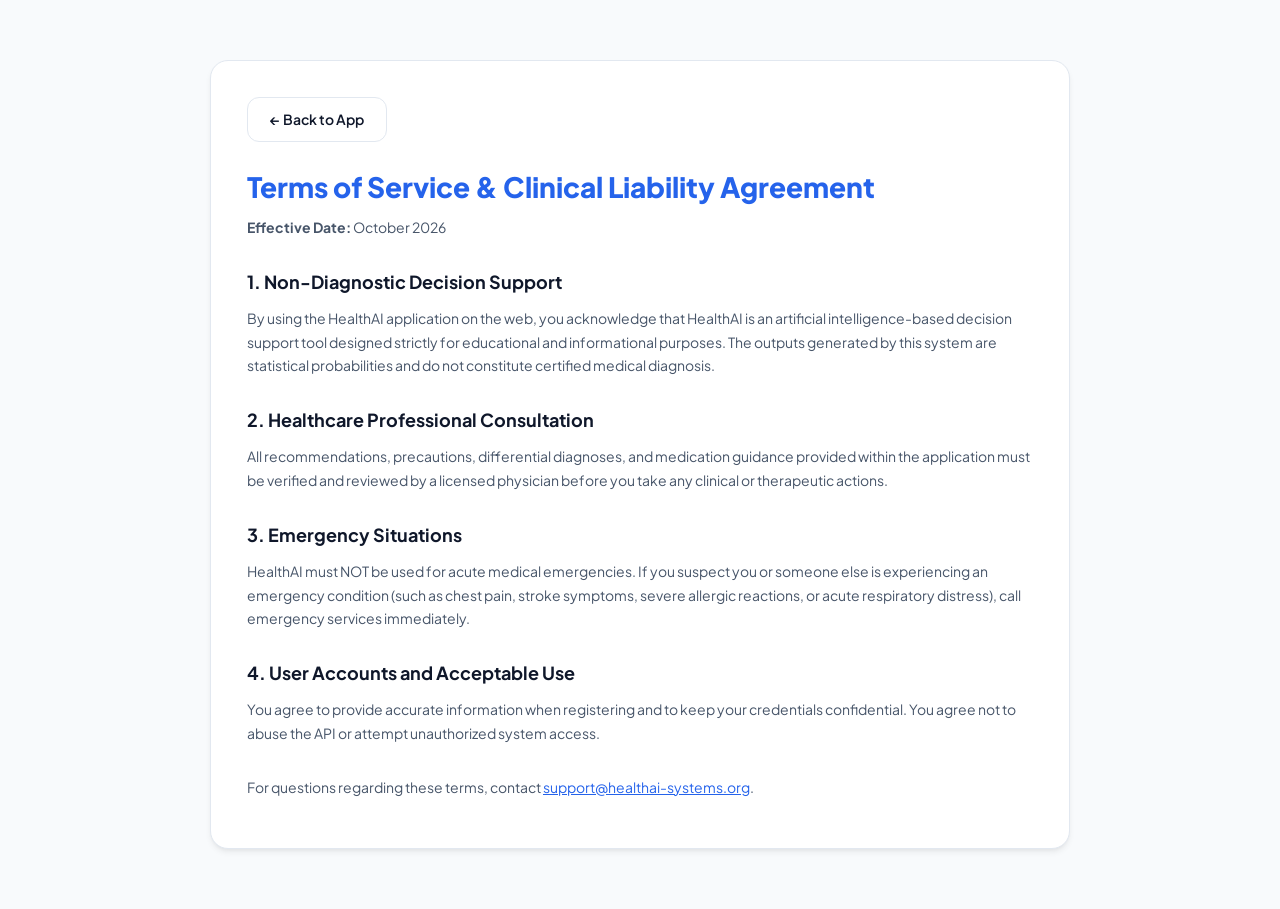
<file: frontend/terms.html>
<!DOCTYPE html>
<html lang="en">
<head>
    <meta charset="UTF-8">
    <meta name="viewport" content="width=device-width, initial-scale=1.0">
    <title>HealthAI - Terms of Service & Clinical Liability Agreement</title>
    <link rel="stylesheet" href="style.css">
    <style>
        .legal-container {
            max-width: 860px;
            margin: 40px auto;
            padding: 36px;
            background: var(--bg-surface);
            border: 1px solid var(--border);
            border-radius: var(--radius-lg);
            box-shadow: var(--shadow-md);
        }
        .legal-container h1 { font-size: 28px; font-weight: 800; margin-bottom: 8px; color: var(--primary); }
        .legal-container h2 { font-size: 18px; font-weight: 700; margin-top: 28px; margin-bottom: 12px; }
        .legal-container p, .legal-container li { font-size: 14px; color: var(--text-secondary); line-height: 1.7; margin-bottom: 12px; }
    </style>
</head>
<body style="background:var(--bg-page);padding:20px;">
    <div class="legal-container">
        <a href="index.html" class="btn btn-outline" style="margin-bottom:24px;display:inline-block;">← Back to App</a>
        <h1>Terms of Service & Clinical Liability Agreement</h1>
        <p><strong>Effective Date:</strong> October 2026</p>

        <h2>1. Non-Diagnostic Decision Support</h2>
        <p>By using the HealthAI application on the web, you acknowledge that HealthAI is an artificial intelligence-based decision support tool designed strictly for educational and informational purposes. The outputs generated by this system are statistical probabilities and do not constitute certified medical diagnosis.</p>

        <h2>2. Healthcare Professional Consultation</h2>
        <p>All recommendations, precautions, differential diagnoses, and medication guidance provided within the application must be verified and reviewed by a licensed physician before you take any clinical or therapeutic actions.</p>

        <h2>3. Emergency Situations</h2>
        <p>HealthAI must NOT be used for acute medical emergencies. If you suspect you or someone else is experiencing an emergency condition (such as chest pain, stroke symptoms, severe allergic reactions, or acute respiratory distress), call emergency services immediately.</p>

        <h2>4. User Accounts and Acceptable Use</h2>
        <p>You agree to provide accurate information when registering and to keep your credentials confidential. You agree not to abuse the API or attempt unauthorized system access.</p>

        <p style="margin-top:30px;">For questions regarding these terms, contact <a href="mailto:support@healthai-systems.org" style="color:var(--primary);">support@healthai-systems.org</a>.</p>
    </div>
</body>
</html>
</file>
<file: frontend/style.css>
@import url('https://fonts.googleapis.com/css2?family=Plus+Jakarta+Sans:wght@300;400;500;600;700;800&family=JetBrains+Mono:wght@400;500&display=swap');

:root {
    --font-main: 'Plus Jakarta Sans', -apple-system, BlinkMacSystemFont, 'Segoe UI', Roboto, sans-serif;
    --font-mono: 'JetBrains Mono', monospace;

    /* Color Palette - Vibrant Healthcare Modern */
    --primary: #2563eb;
    --primary-hover: #1d4ed8;
    --primary-light: #dbeafe;
    --primary-glow: rgba(37, 99, 235, 0.35);

    --accent-teal: #0d9488;
    --accent-teal-light: #ccfbf1;
    --accent-purple: #7c3aed;
    --accent-purple-light: #ede9fe;

    --success: #10b981;
    --success-light: #d1fae5;
    --warning: #f59e0b;
    --warning-light: #fef3c7;
    --danger: #ef4444;
    --danger-light: #fee2e2;

    /* Neutral Tokens (Light Mode Default) */
    --bg-page: #f8fafc;
    --bg-surface: #ffffff;
    --bg-surface-elevated: #ffffff;
    --bg-sidebar: #0f172a;
    --sidebar-text: #e2e8f0;
    --sidebar-hover: rgba(255, 255, 255, 0.08);

    --border: #e2e8f0;
    --border-light: #f1f5f9;
    --text-primary: #0f172a;
    --text-secondary: #475569;
    --text-muted: #94a3b8;

    --shadow-sm: 0 1px 2px 0 rgba(0, 0, 0, 0.05);
    --shadow-md: 0 4px 6px -1px rgba(0, 0, 0, 0.07), 0 2px 4px -2px rgba(0, 0, 0, 0.05);
    --shadow-lg: 0 10px 25px -3px rgba(0, 0, 0, 0.08), 0 4px 6px -4px rgba(0, 0, 0, 0.05);
    --shadow-xl: 0 20px 30px -10px rgba(15, 23, 42, 0.12);

    --radius-sm: 8px;
    --radius-md: 12px;
    --radius-lg: 18px;
    --radius-full: 9999px;

    --sidebar-width: 260px;
    --header-height: 70px;
    --transition: all 0.22s cubic-bezier(0.4, 0, 0.2, 1);
}

/* Dark Theme Support */
[data-theme="dark"] {
    --bg-page: #090d16;
    --bg-surface: #111827;
    --bg-surface-elevated: #1f2937;
    --bg-sidebar: #0b1120;
    --border: #1f2937;
    --border-light: #283548;
    --text-primary: #f8fafc;
    --text-secondary: #cbd5e1;
    --text-muted: #64748b;
    --shadow-md: 0 4px 12px rgba(0, 0, 0, 0.35);
    --shadow-lg: 0 10px 30px rgba(0, 0, 0, 0.45);
}

* {
    box-sizing: border-box;
    margin: 0;
    padding: 0;
}

html {
    scroll-behavior: smooth;
}

body {
    font-family: var(--font-main);
    background-color: var(--bg-page);
    color: var(--text-primary);
    line-height: 1.5;
    -webkit-font-smoothing: antialiased;
    overflow-x: hidden;
}

/* =========================================================
   Layout & Navigation
   ========================================================= */
.app-container {
    display: flex;
    min-height: 100vh;
}

.sidebar {
    position: fixed;
    top: 0;
    left: 0;
    bottom: 0;
    width: var(--sidebar-width);
    background: var(--bg-sidebar);
    color: var(--sidebar-text);
    padding: 24px 16px;
    display: flex;
    flex-direction: column;
    z-index: 1000;
    transition: var(--transition);
    border-right: 1px solid rgba(255, 255, 255, 0.08);
}

.brand-wrapper {
    display: flex;
    align-items: center;
    gap: 12px;
    padding: 8px 12px 28px 12px;
    border-bottom: 1px solid rgba(255, 255, 255, 0.08);
    margin-bottom: 20px;
}

.brand-icon {
    width: 44px;
    height: 44px;
    background: linear-gradient(135deg, #2563eb, #06b6d4);
    border-radius: var(--radius-md);
    display: flex;
    align-items: center;
    justify-content: center;
    font-size: 24px;
    font-weight: 800;
    color: white;
    box-shadow: 0 4px 14px rgba(37, 99, 235, 0.45);
}

.brand-info h2 {
    font-size: 20px;
    font-weight: 700;
    letter-spacing: -0.5px;
    color: #ffffff;
}

.brand-badge {
    font-size: 11px;
    text-transform: uppercase;
    letter-spacing: 0.8px;
    background: rgba(37, 99, 235, 0.25);
    color: #60a5fa;
    padding: 2px 8px;
    border-radius: var(--radius-full);
    font-weight: 600;
}

.sidebar-nav {
    display: flex;
    flex-direction: column;
    gap: 6px;
    flex: 1;
}

.nav-link {
    display: flex;
    align-items: center;
    gap: 12px;
    padding: 12px 14px;
    border-radius: var(--radius-md);
    color: #94a3b8;
    text-decoration: none;
    font-size: 14px;
    font-weight: 500;
    transition: var(--transition);
}

.nav-link svg, .nav-link .icon {
    font-size: 18px;
    width: 20px;
    text-align: center;
}

.nav-link:hover {
    color: #ffffff;
    background: var(--sidebar-hover);
    transform: translateX(3px);
}

.nav-link.active {
    color: #ffffff;
    background: linear-gradient(135deg, #2563eb, #1d4ed8);
    font-weight: 600;
    box-shadow: 0 4px 12px rgba(37, 99, 235, 0.35);
}

.sidebar-footer {
    padding-top: 20px;
    border-top: 1px solid rgba(255, 255, 255, 0.08);
}

.user-profile-badge {
    display: flex;
    align-items: center;
    gap: 12px;
    padding: 10px 12px;
    background: rgba(255, 255, 255, 0.05);
    border-radius: var(--radius-md);
    margin-bottom: 12px;
}

.user-profile-avatar {
    width: 36px;
    height: 36px;
    background: linear-gradient(135deg, #7c3aed, #2563eb);
    border-radius: 50%;
    display: flex;
    align-items: center;
    justify-content: center;
    font-weight: 700;
    color: white;
    font-size: 14px;
}

.user-profile-meta {
    flex: 1;
    overflow: hidden;
}

.user-profile-name {
    font-size: 13px;
    font-weight: 600;
    color: #ffffff;
    white-space: nowrap;
    overflow: hidden;
    text-overflow: ellipsis;
}

.user-profile-role {
    font-size: 11px;
    color: #94a3b8;
}

/* =========================================================
   Main Viewport
   ========================================================= */
.main-wrapper {
    margin-left: var(--sidebar-width);
    flex: 1;
    min-height: 100vh;
    display: flex;
    flex-direction: column;
    padding: 24px 36px;
    max-width: 1500px;
    transition: var(--transition);
}

.top-header {
    display: flex;
    align-items: center;
    justify-content: space-between;
    margin-bottom: 24px;
    gap: 16px;
}

.menu-toggle {
    display: none;
    background: var(--bg-surface);
    border: 1px solid var(--border);
    padding: 10px 14px;
    border-radius: var(--radius-sm);
    color: var(--text-primary);
    cursor: pointer;
    font-size: 18px;
}

.search-box-wrapper {
    position: relative;
    max-width: 440px;
    width: 100%;
}

.search-box-wrapper input {
    width: 100%;
    padding: 12px 18px 12px 42px;
    border-radius: var(--radius-full);
    border: 1px solid var(--border);
    background: var(--bg-surface);
    color: var(--text-primary);
    font-family: inherit;
    font-size: 14px;
    transition: var(--transition);
    outline: none;
}

.search-box-wrapper input:focus {
    border-color: var(--primary);
    box-shadow: 0 0 0 4px var(--primary-light);
}

.search-box-wrapper .search-icon {
    position: absolute;
    left: 16px;
    top: 50%;
    transform: translateY(-50%);
    color: var(--text-muted);
}

.header-actions {
    display: flex;
    align-items: center;
    gap: 12px;
}

.action-btn {
    display: flex;
    align-items: center;
    justify-content: center;
    width: 42px;
    height: 42px;
    border-radius: var(--radius-md);
    background: var(--bg-surface);
    border: 1px solid var(--border);
    color: var(--text-secondary);
    cursor: pointer;
    transition: var(--transition);
}

.action-btn:hover {
    background: var(--border-light);
    color: var(--primary);
}

/* =========================================================
   Banner & Hero Section
   ========================================================= */
.emergency-banner {
    display: flex;
    align-items: center;
    justify-content: space-between;
    background: linear-gradient(135deg, #fff1f2, #ffe4e6);
    border: 1px solid #fecdd3;
    padding: 14px 20px;
    border-radius: var(--radius-md);
    margin-bottom: 24px;
    color: #9f1239;
    font-size: 14px;
}

[data-theme="dark"] .emergency-banner {
    background: rgba(225, 29, 72, 0.15);
    border-color: rgba(225, 29, 72, 0.3);
    color: #fda4af;
}

.emergency-banner-content {
    display: flex;
    align-items: center;
    gap: 12px;
}

.emergency-banner .sos-tag {
    background: #e11d48;
    color: white;
    font-weight: 700;
    font-size: 11px;
    padding: 3px 8px;
    border-radius: var(--radius-sm);
    letter-spacing: 0.5px;
}

.hero-banner {
    background: linear-gradient(135deg, #1e40af 0%, #2563eb 50%, #06b6d4 100%);
    border-radius: var(--radius-lg);
    padding: 36px 42px;
    color: white;
    position: relative;
    overflow: hidden;
    margin-bottom: 30px;
    box-shadow: 0 12px 30px -8px rgba(37, 99, 235, 0.45);
}

.hero-banner::after {
    content: '';
    position: absolute;
    right: -40px;
    bottom: -60px;
    width: 260px;
    height: 260px;
    background: radial-gradient(circle, rgba(255, 255, 255, 0.15) 0%, transparent 70%);
    border-radius: 50%;
}

.hero-badge {
    display: inline-flex;
    align-items: center;
    gap: 6px;
    background: rgba(255, 255, 255, 0.2);
    backdrop-filter: blur(8px);
    padding: 4px 12px;
    border-radius: var(--radius-full);
    font-size: 12px;
    font-weight: 600;
    letter-spacing: 0.5px;
    margin-bottom: 14px;
}

.hero-banner h1 {
    font-size: 30px;
    font-weight: 800;
    letter-spacing: -0.5px;
    max-width: 650px;
    margin-bottom: 12px;
    line-height: 1.25;
}

.hero-banner p {
    font-size: 15px;
    max-width: 600px;
    color: rgba(255, 255, 255, 0.9);
    margin-bottom: 24px;
    line-height: 1.6;
}

.hero-cta-group {
    display: flex;
    gap: 14px;
    flex-wrap: wrap;
}

.btn {
    display: inline-flex;
    align-items: center;
    gap: 8px;
    padding: 11px 22px;
    border-radius: var(--radius-md);
    font-size: 14px;
    font-weight: 600;
    cursor: pointer;
    text-decoration: none;
    border: none;
    transition: var(--transition);
    font-family: inherit;
}

.btn-primary {
    background: white;
    color: var(--primary);
    box-shadow: 0 4px 12px rgba(0, 0, 0, 0.1);
}

.btn-primary:hover {
    transform: translateY(-2px);
    box-shadow: 0 6px 18px rgba(0, 0, 0, 0.15);
}

.btn-glass {
    background: rgba(255, 255, 255, 0.18);
    backdrop-filter: blur(10px);
    color: white;
    border: 1px solid rgba(255, 255, 255, 0.3);
}

.btn-glass:hover {
    background: rgba(255, 255, 255, 0.28);
}

.btn-accent {
    background: var(--primary);
    color: white;
}

.btn-accent:hover {
    background: var(--primary-hover);
    box-shadow: 0 4px 14px var(--primary-glow);
}

.btn-outline {
    background: transparent;
    border: 1px solid var(--border);
    color: var(--text-primary);
}

.btn-outline:hover {
    background: var(--border-light);
}

/* =========================================================
   Stat Cards Grid
   ========================================================= */
.stats-grid {
    display: grid;
    grid-template-columns: repeat(auto-fit, minmax(240px, 1fr));
    gap: 20px;
    margin-bottom: 30px;
}

.stat-card {
    background: var(--bg-surface);
    border: 1px solid var(--border);
    border-radius: var(--radius-lg);
    padding: 22px;
    display: flex;
    align-items: center;
    gap: 18px;
    box-shadow: var(--shadow-sm);
    transition: var(--transition);
}

.stat-card:hover {
    transform: translateY(-3px);
    box-shadow: var(--shadow-md);
    border-color: rgba(37, 99, 235, 0.3);
}

.stat-icon {
    width: 52px;
    height: 52px;
    border-radius: var(--radius-md);
    display: flex;
    align-items: center;
    justify-content: center;
    font-size: 24px;
}

.stat-icon.blue { background: var(--primary-light); color: var(--primary); }
.stat-icon.teal { background: var(--accent-teal-light); color: var(--accent-teal); }
.stat-icon.purple { background: var(--accent-purple-light); color: var(--accent-purple); }
.stat-icon.amber { background: var(--warning-light); color: var(--warning); }

.stat-details h4 {
    font-size: 13px;
    color: var(--text-muted);
    font-weight: 500;
    margin-bottom: 4px;
    text-transform: uppercase;
    letter-spacing: 0.5px;
}

.stat-details .stat-number {
    font-size: 24px;
    font-weight: 800;
    color: var(--text-primary);
}

/* =========================================================
   Cards, Panels & Grids
   ========================================================= */
.card-panel {
    background: var(--bg-surface);
    border: 1px solid var(--border);
    border-radius: var(--radius-lg);
    padding: 26px;
    margin-bottom: 28px;
    box-shadow: var(--shadow-sm);
}

.panel-header {
    display: flex;
    align-items: center;
    justify-content: space-between;
    margin-bottom: 20px;
}

.panel-title-group h2 {
    font-size: 18px;
    font-weight: 700;
    color: var(--text-primary);
}

.panel-title-group p {
    font-size: 13px;
    color: var(--text-muted);
}

/* Prediction Feature Cards */
.features-grid {
    display: grid;
    grid-template-columns: repeat(auto-fit, minmax(280px, 1fr));
    gap: 20px;
    margin-bottom: 28px;
}

.feature-box {
    background: var(--bg-surface);
    border: 1px solid var(--border);
    border-radius: var(--radius-lg);
    padding: 24px;
    transition: var(--transition);
    display: flex;
    flex-direction: column;
    justify-content: space-between;
}

.feature-box:hover {
    border-color: var(--primary);
    box-shadow: var(--shadow-md);
    transform: translateY(-2px);
}

.feature-icon-badge {
    width: 46px;
    height: 46px;
    border-radius: var(--radius-md);
    background: var(--primary-light);
    color: var(--primary);
    display: flex;
    align-items: center;
    justify-content: center;
    font-size: 22px;
    margin-bottom: 16px;
}

.feature-box h3 {
    font-size: 17px;
    font-weight: 700;
    margin-bottom: 8px;
}

.feature-box p {
    font-size: 13px;
    color: var(--text-secondary);
    line-height: 1.5;
    margin-bottom: 20px;
}

/* =========================================================
   Prediction & Symptom Checker Specific Styles
   ========================================================= */
.category-filter-bar {
    display: flex;
    gap: 8px;
    overflow-x: auto;
    padding-bottom: 12px;
    margin-bottom: 16px;
}

.category-chip {
    padding: 8px 16px;
    border-radius: var(--radius-full);
    border: 1px solid var(--border);
    background: var(--bg-surface);
    color: var(--text-secondary);
    font-size: 13px;
    font-weight: 600;
    cursor: pointer;
    white-space: nowrap;
    transition: var(--transition);
}

.category-chip:hover {
    background: var(--border-light);
    color: var(--text-primary);
}

.category-chip.active {
    background: var(--primary);
    color: white;
    border-color: var(--primary);
    box-shadow: 0 2px 8px var(--primary-glow);
}

.selected-symptoms-tray {
    background: var(--bg-page);
    border: 1px dashed var(--border);
    border-radius: var(--radius-md);
    padding: 14px;
    min-height: 52px;
    display: flex;
    flex-wrap: wrap;
    gap: 8px;
    align-items: center;
    margin-bottom: 20px;
}

.selected-tag {
    display: inline-flex;
    align-items: center;
    gap: 6px;
    background: var(--primary);
    color: white;
    padding: 6px 12px;
    border-radius: var(--radius-full);
    font-size: 13px;
    font-weight: 500;
    animation: fadeIn 0.2s ease-in;
}

.selected-tag button {
    background: rgba(255, 255, 255, 0.3);
    border: none;
    color: white;
    width: 18px;
    height: 18px;
    border-radius: 50%;
    cursor: pointer;
    font-size: 11px;
    display: flex;
    align-items: center;
    justify-content: center;
}

.selected-tag button:hover {
    background: rgba(255, 255, 255, 0.6);
}

.symptoms-selector-grid {
    display: grid;
    grid-template-columns: repeat(auto-fill, minmax(210px, 1fr));
    gap: 10px;
    max-height: 380px;
    overflow-y: auto;
    padding: 4px;
    border: 1px solid var(--border);
    border-radius: var(--radius-md);
    background: var(--bg-page);
}

.symptom-card-option {
    display: flex;
    align-items: center;
    gap: 10px;
    background: var(--bg-surface);
    border: 1px solid var(--border);
    padding: 10px 14px;
    border-radius: var(--radius-sm);
    cursor: pointer;
    font-size: 13px;
    color: var(--text-primary);
    transition: var(--transition);
    user-select: none;
}

.symptom-card-option:hover {
    border-color: var(--primary);
    background: rgba(37, 99, 235, 0.04);
}

.symptom-card-option input[type="checkbox"] {
    accent-color: var(--primary);
    width: 16px;
    height: 16px;
    cursor: pointer;
}

.symptom-card-option.checked {
    border-color: var(--primary);
    background: var(--primary-light);
    color: var(--primary-hover);
    font-weight: 600;
}

[data-theme="dark"] .symptom-card-option.checked {
    background: rgba(37, 99, 235, 0.2);
    color: #93c5fd;
}

/* =========================================================
   Diagnostic Results View
   ========================================================= */
.prediction-results-card {
    background: var(--bg-surface);
    border: 1px solid var(--border);
    border-radius: var(--radius-lg);
    padding: 28px;
    margin-top: 24px;
    box-shadow: var(--shadow-lg);
    display: none;
    animation: slideUp 0.3s cubic-bezier(0.16, 1, 0.3, 1);
}

.diagnosis-header-row {
    display: flex;
    justify-content: space-between;
    align-items: flex-start;
    border-bottom: 1px solid var(--border);
    padding-bottom: 20px;
    margin-bottom: 24px;
    gap: 16px;
    flex-wrap: wrap;
}

.primary-diagnosis-name {
    font-size: 26px;
    font-weight: 800;
    color: var(--primary);
    letter-spacing: -0.5px;
}

.confidence-meter-container {
    display: flex;
    align-items: center;
    gap: 16px;
}

.confidence-pill {
    background: var(--success-light);
    color: var(--success);
    padding: 6px 14px;
    border-radius: var(--radius-full);
    font-weight: 700;
    font-size: 14px;
    display: flex;
    align-items: center;
    gap: 6px;
}

.severity-pill {
    padding: 6px 14px;
    border-radius: var(--radius-full);
    font-weight: 700;
    font-size: 13px;
    text-transform: uppercase;
    letter-spacing: 0.5px;
}

.severity-pill.low { background: var(--success-light); color: var(--success); }
.severity-pill.moderate { background: var(--warning-light); color: var(--warning); }
.severity-pill.high, .severity-pill.critical {
    background: var(--danger-light);
    color: var(--danger);
    animation: pulse 2s infinite;
}

/* Differential Candidates Bar Chart */
.differentials-section {
    margin-bottom: 24px;
}

.differentials-bar-row {
    margin-bottom: 12px;
}

.differentials-labels {
    display: flex;
    justify-content: space-between;
    font-size: 13px;
    font-weight: 600;
    margin-bottom: 6px;
}

.progress-track {
    background: var(--border-light);
    height: 10px;
    border-radius: var(--radius-full);
    overflow: hidden;
}

.progress-fill {
    height: 100%;
    background: linear-gradient(90deg, var(--primary), var(--accent-teal));
    border-radius: var(--radius-full);
    transition: width 0.8s ease;
}

/* Actionable Advice Grid */
.advice-grid {
    display: grid;
    grid-template-columns: repeat(auto-fit, minmax(280px, 1fr));
    gap: 18px;
    margin-bottom: 24px;
}

.advice-card {
    background: var(--bg-page);
    border: 1px solid var(--border);
    border-radius: var(--radius-md);
    padding: 18px;
}

.advice-card h4 {
    font-size: 14px;
    font-weight: 700;
    color: var(--text-primary);
    margin-bottom: 12px;
    display: flex;
    align-items: center;
    gap: 8px;
}

.advice-card ul {
    list-style: none;
    font-size: 13px;
    color: var(--text-secondary);
}

.advice-card ul li {
    position: relative;
    padding-left: 20px;
    margin-bottom: 8px;
    line-height: 1.4;
}

.advice-card ul li::before {
    content: '✓';
    position: absolute;
    left: 0;
    color: var(--success);
    font-weight: bold;
}

/* Specialist Card */
.specialist-callout {
    display: flex;
    align-items: center;
    justify-content: space-between;
    background: var(--primary-light);
    border: 1px solid rgba(37, 99, 235, 0.2);
    border-radius: var(--radius-md);
    padding: 18px 24px;
    margin-bottom: 24px;
    gap: 16px;
    flex-wrap: wrap;
}

[data-theme="dark"] .specialist-callout {
    background: rgba(37, 99, 235, 0.15);
}

.specialist-info h4 {
    font-size: 16px;
    font-weight: 700;
    color: var(--primary-hover);
}

.specialist-info p {
    font-size: 13px;
    color: var(--text-secondary);
}

/* =========================================================
   History & Tables
   ========================================================= */
.history-list {
    display: flex;
    flex-direction: column;
    gap: 12px;
}

.history-item {
    background: var(--bg-page);
    border: 1px solid var(--border);
    border-radius: var(--radius-md);
    padding: 16px 20px;
    display: flex;
    align-items: center;
    justify-content: space-between;
    transition: var(--transition);
    gap: 16px;
    flex-wrap: wrap;
}

.history-item:hover {
    border-color: var(--primary);
    box-shadow: var(--shadow-sm);
    background: var(--bg-surface);
}

.history-item-details h4 {
    font-size: 15px;
    font-weight: 700;
    color: var(--text-primary);
    margin-bottom: 4px;
}

.history-item-details p {
    font-size: 12px;
    color: var(--text-muted);
}

.history-actions {
    display: flex;
    align-items: center;
    gap: 8px;
}

/* =========================================================
   Modals & Popups
   ========================================================= */
.modal-overlay {
    position: fixed;
    top: 0;
    left: 0;
    right: 0;
    bottom: 0;
    background: rgba(15, 23, 42, 0.65);
    backdrop-filter: blur(4px);
    display: none;
    align-items: center;
    justify-content: center;
    z-index: 2000;
    padding: 20px;
}

.modal-content {
    background: var(--bg-surface);
    border-radius: var(--radius-lg);
    max-width: 620px;
    width: 100%;
    max-height: 90vh;
    overflow-y: auto;
    padding: 30px;
    box-shadow: var(--shadow-xl);
    border: 1px solid var(--border);
    animation: slideUp 0.25s ease;
}

.modal-header {
    display: flex;
    align-items: center;
    justify-content: space-between;
    margin-bottom: 20px;
    border-bottom: 1px solid var(--border);
    padding-bottom: 14px;
}

.modal-close-btn {
    background: transparent;
    border: none;
    font-size: 24px;
    cursor: pointer;
    color: var(--text-muted);
}

.modal-close-btn:hover {
    color: var(--danger);
}

/* Forms */
.form-group {
    margin-bottom: 16px;
}

.form-group label {
    display: block;
    font-size: 13px;
    font-weight: 600;
    margin-bottom: 6px;
    color: var(--text-primary);
}

.form-group input, .form-group select, .form-group textarea {
    width: 100%;
    padding: 10px 14px;
    border-radius: var(--radius-sm);
    border: 1px solid var(--border);
    background: var(--bg-page);
    color: var(--text-primary);
    font-family: inherit;
    font-size: 14px;
    outline: none;
    transition: var(--transition);
}

.form-group input:focus, .form-group select:focus, .form-group textarea:focus {
    border-color: var(--primary);
    box-shadow: 0 0 0 3px var(--primary-light);
}

/* Footer & Disclaimers */
.app-footer {
    margin-top: auto;
    padding: 24px 0 12px 0;
    border-top: 1px solid var(--border);
    font-size: 12px;
    color: var(--text-muted);
    display: flex;
    align-items: center;
    justify-content: space-between;
    flex-wrap: wrap;
    gap: 12px;
}

.footer-links {
    display: flex;
    gap: 16px;
}

.footer-links a {
    color: var(--text-secondary);
    text-decoration: none;
    transition: var(--transition);
}

.footer-links a:hover {
    color: var(--primary);
}

/* =========================================================
   Print Styles for Reports
   ========================================================= */
@media print {
    body {
        background: white !important;
        color: black !important;
    }
    .sidebar, .top-header, .hero-banner, .emergency-banner, .btn, .nav-link {
        display: none !important;
    }
    .main-wrapper {
        margin: 0 !important;
        padding: 0 !important;
        width: 100% !important;
    }
    .prediction-results-card, .printable-report-container {
        display: block !important;
        box-shadow: none !important;
        border: none !important;
    }
}

/* =========================================================
   Animations
   ========================================================= */
@keyframes fadeIn {
    from { opacity: 0; }
    to { opacity: 1; }
}

@keyframes slideUp {
    from { opacity: 0; transform: translateY(16px); }
    to { opacity: 1; transform: translateY(0); }
}

@keyframes pulse {
    0%, 100% { opacity: 1; }
    50% { opacity: 0.7; transform: scale(1.02); }
}

/* =========================================================
   Responsive Breakpoints
   ========================================================= */
@media (max-width: 992px) {
    .sidebar {
        transform: translateX(-100%);
    }
    .sidebar.open {
        transform: translateX(0);
    }
    .main-wrapper {
        margin-left: 0;
        padding: 20px;
    }
    .menu-toggle {
        display: block;
    }
}

@media (max-width: 640px) {
    .hero-banner {
        padding: 24px;
    }
    .hero-banner h1 {
        font-size: 24px;
    }
    .stats-grid {
        grid-template-columns: 1fr;
    }
}
</file>
